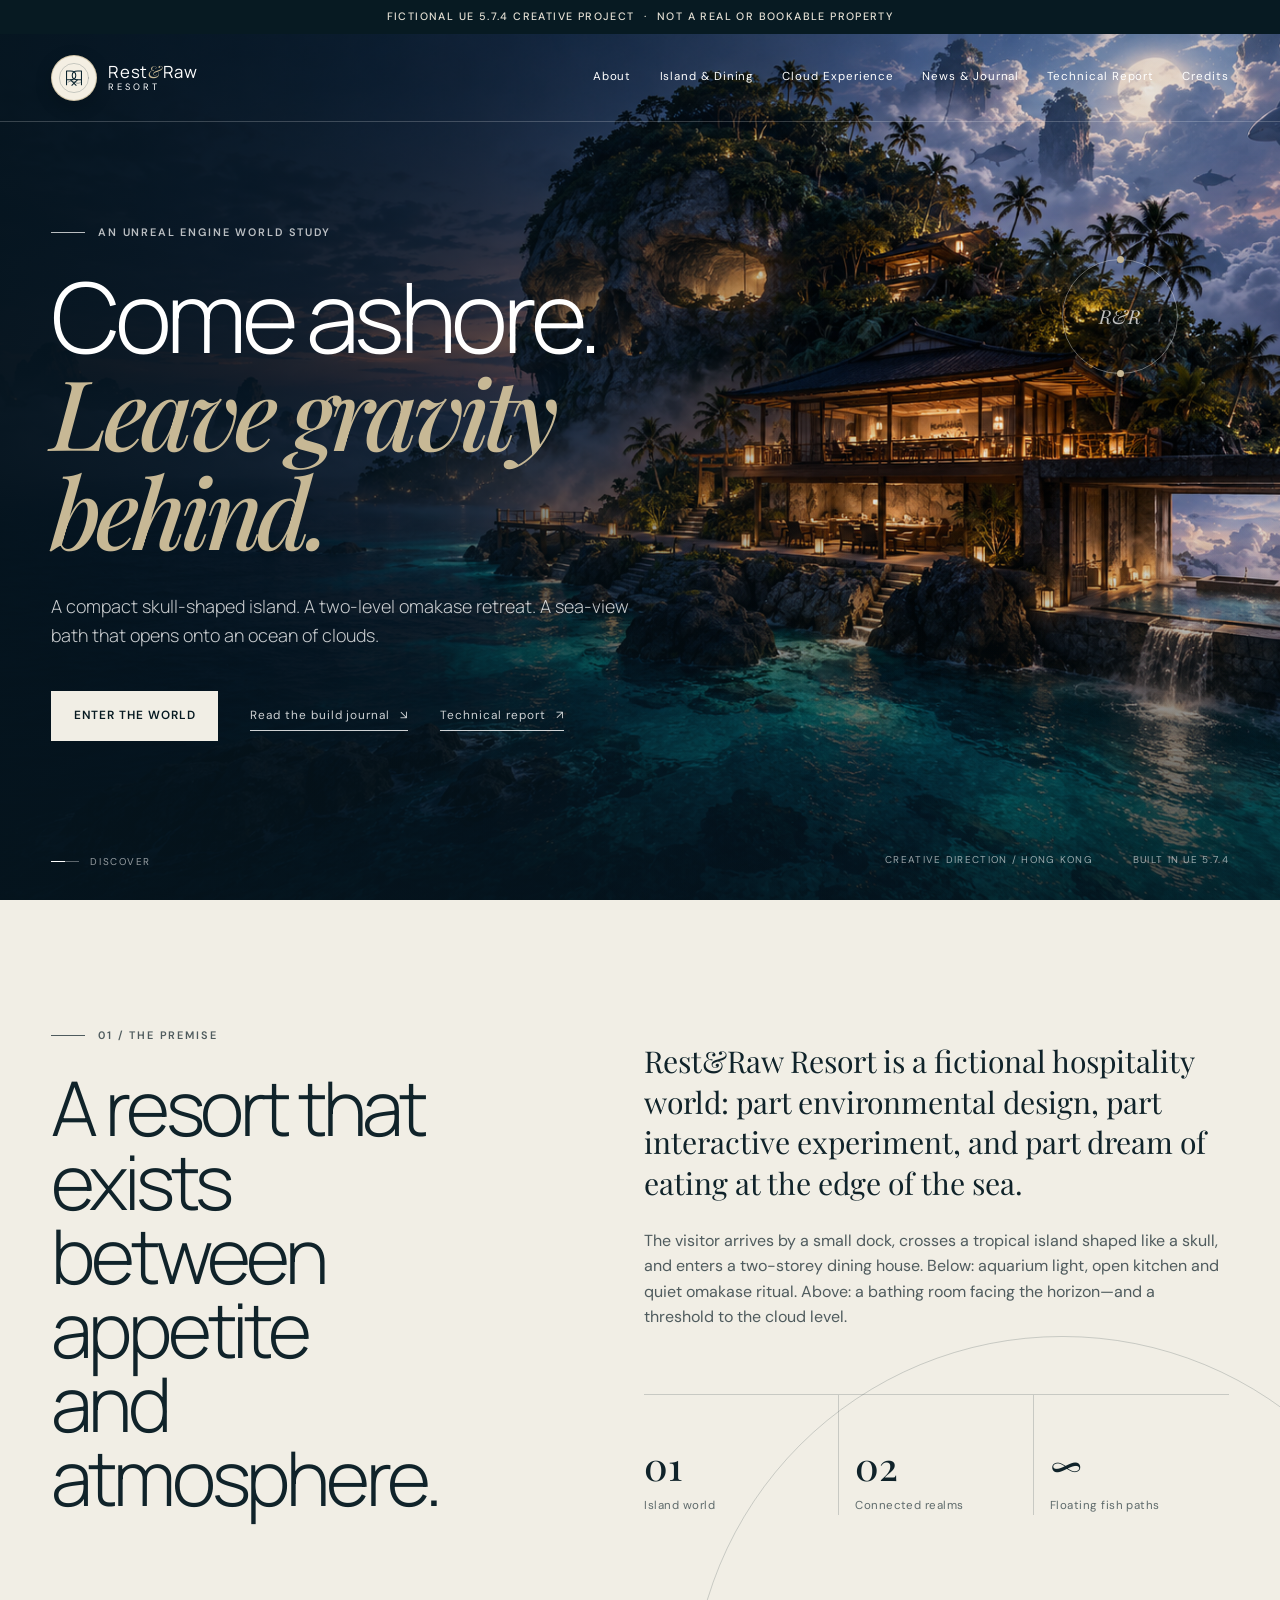
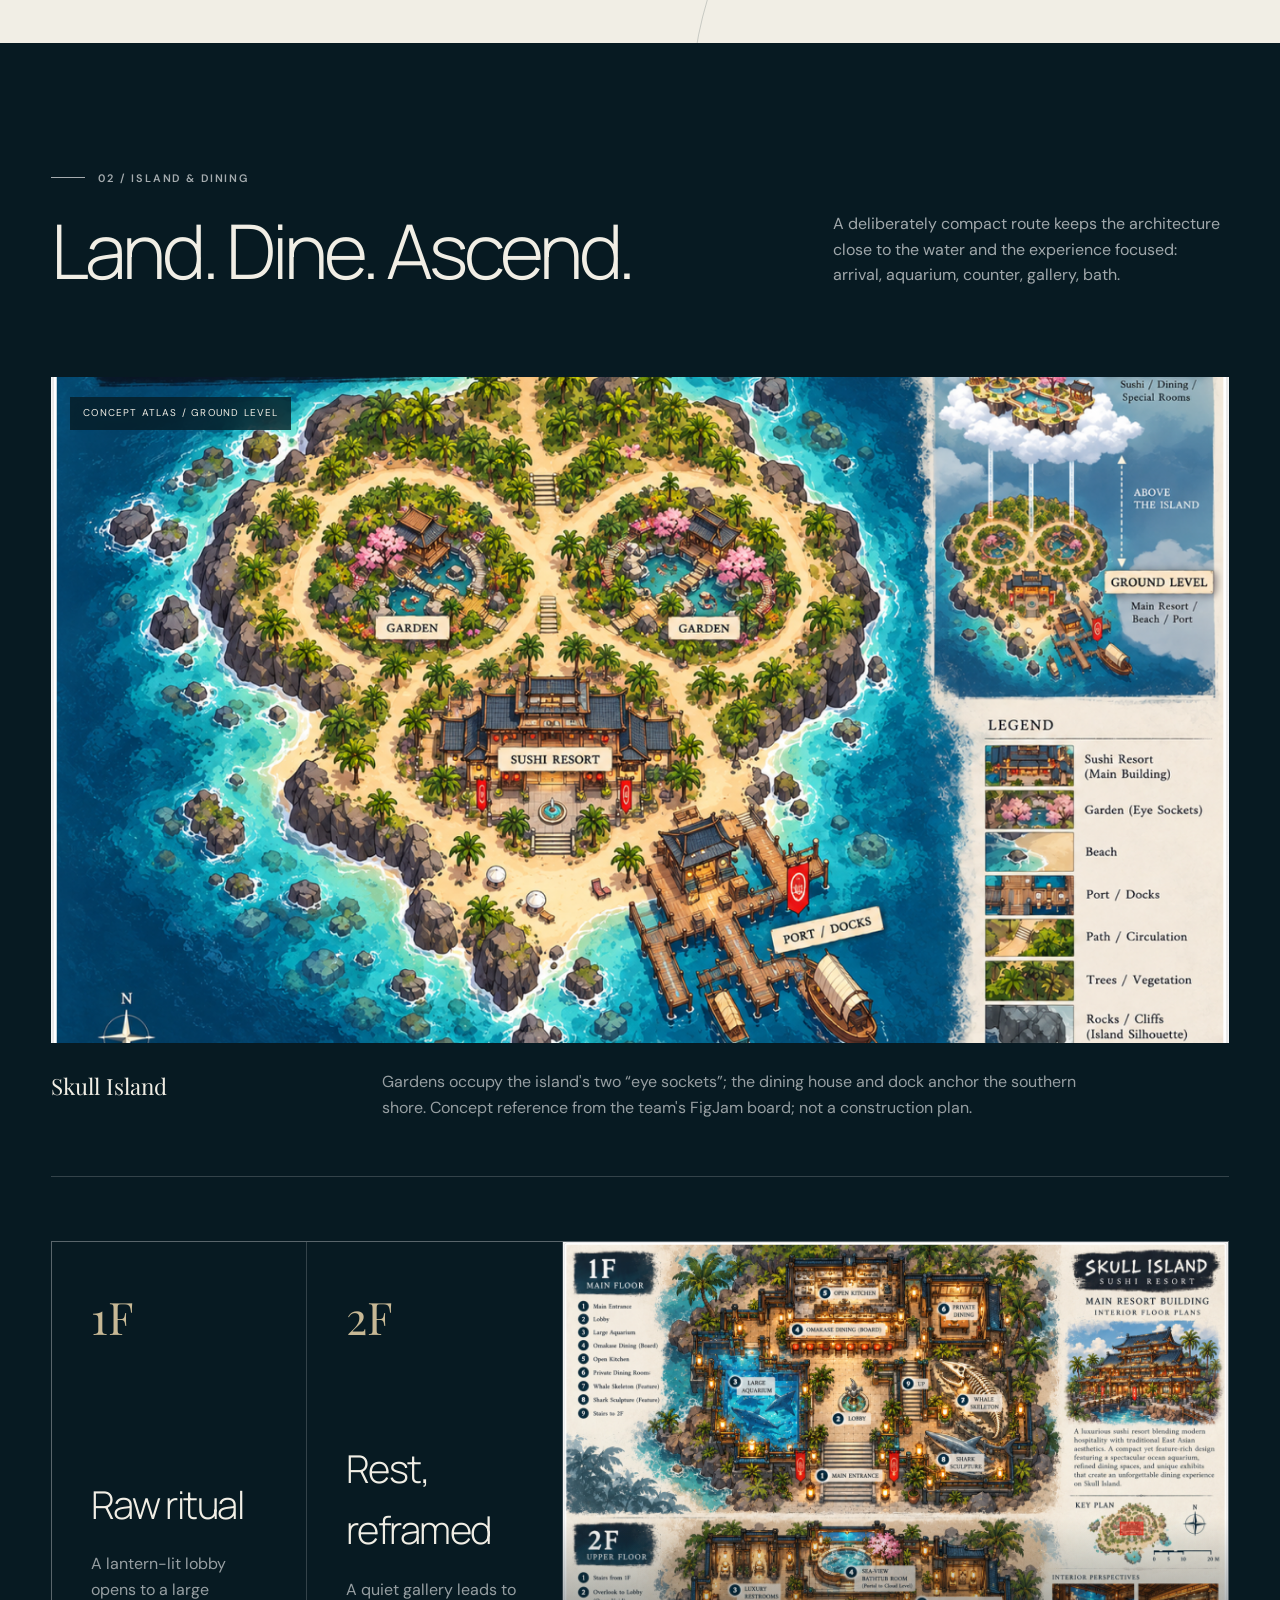
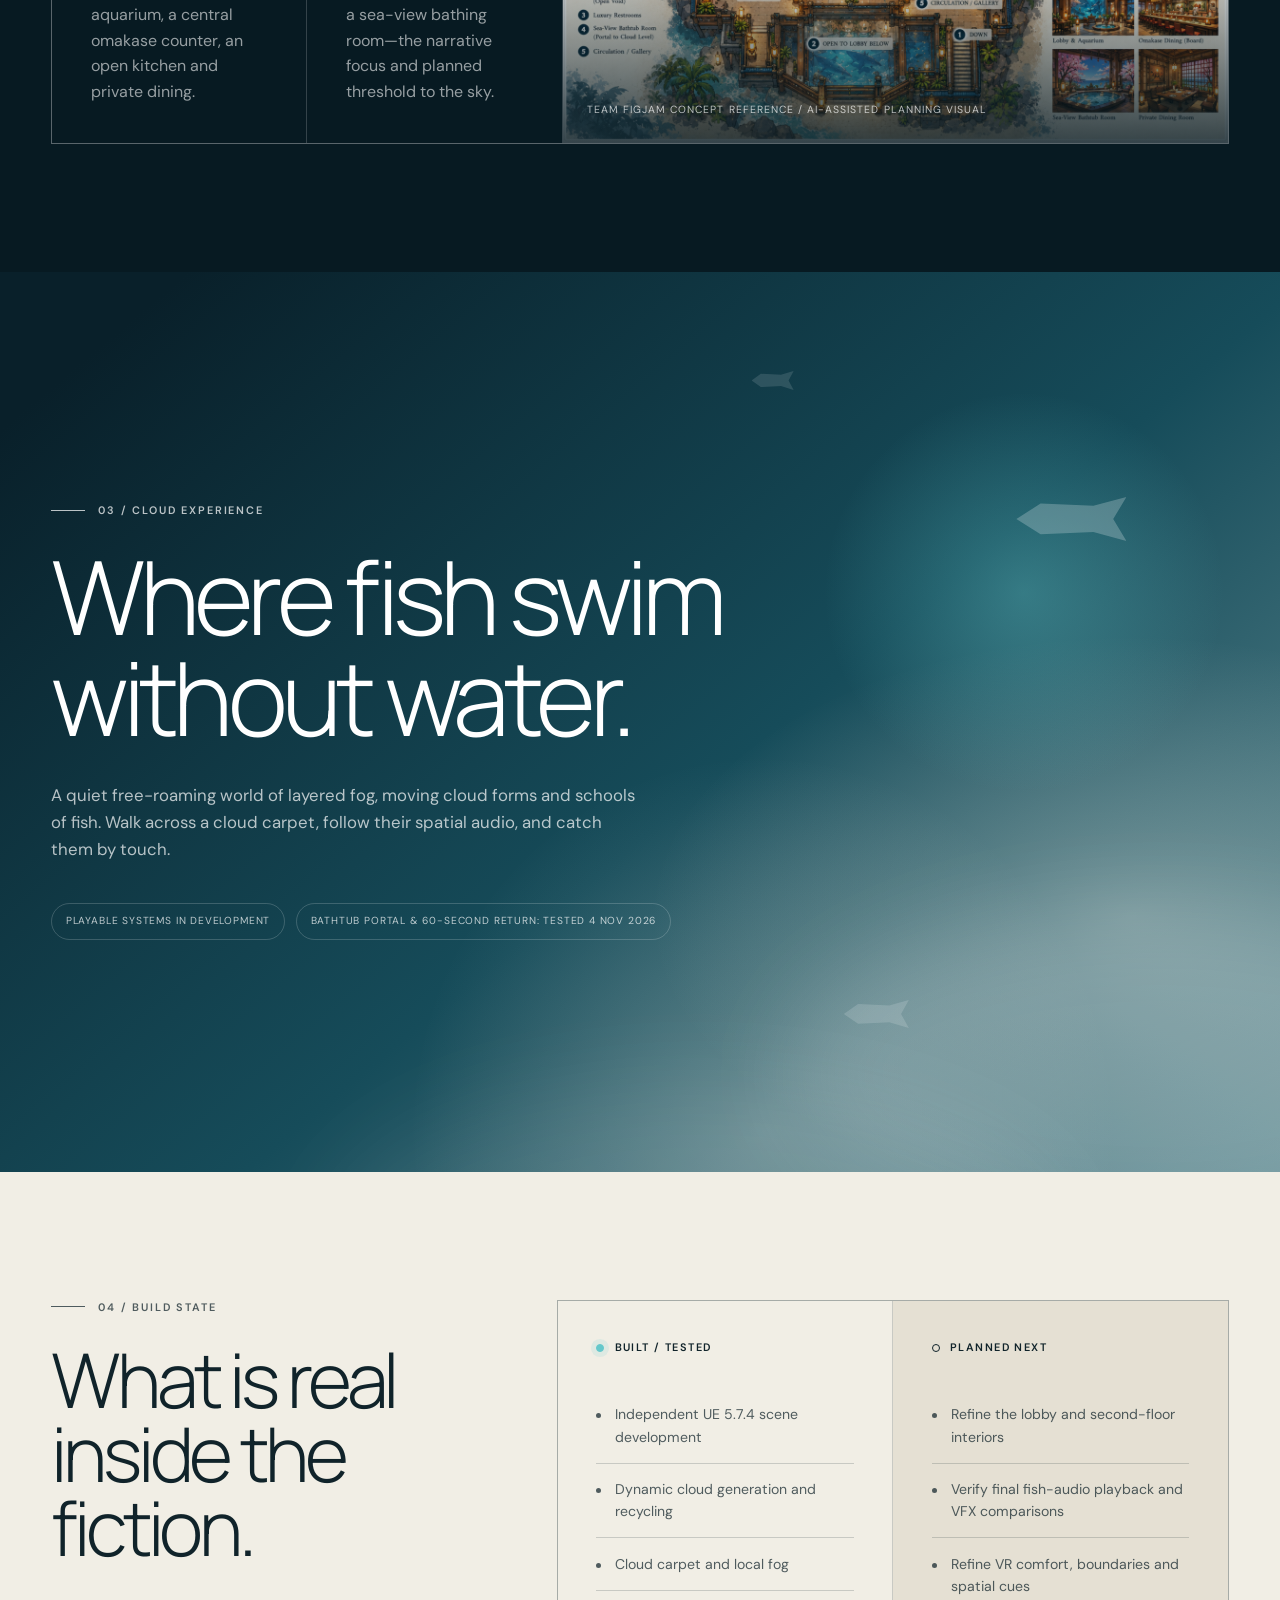
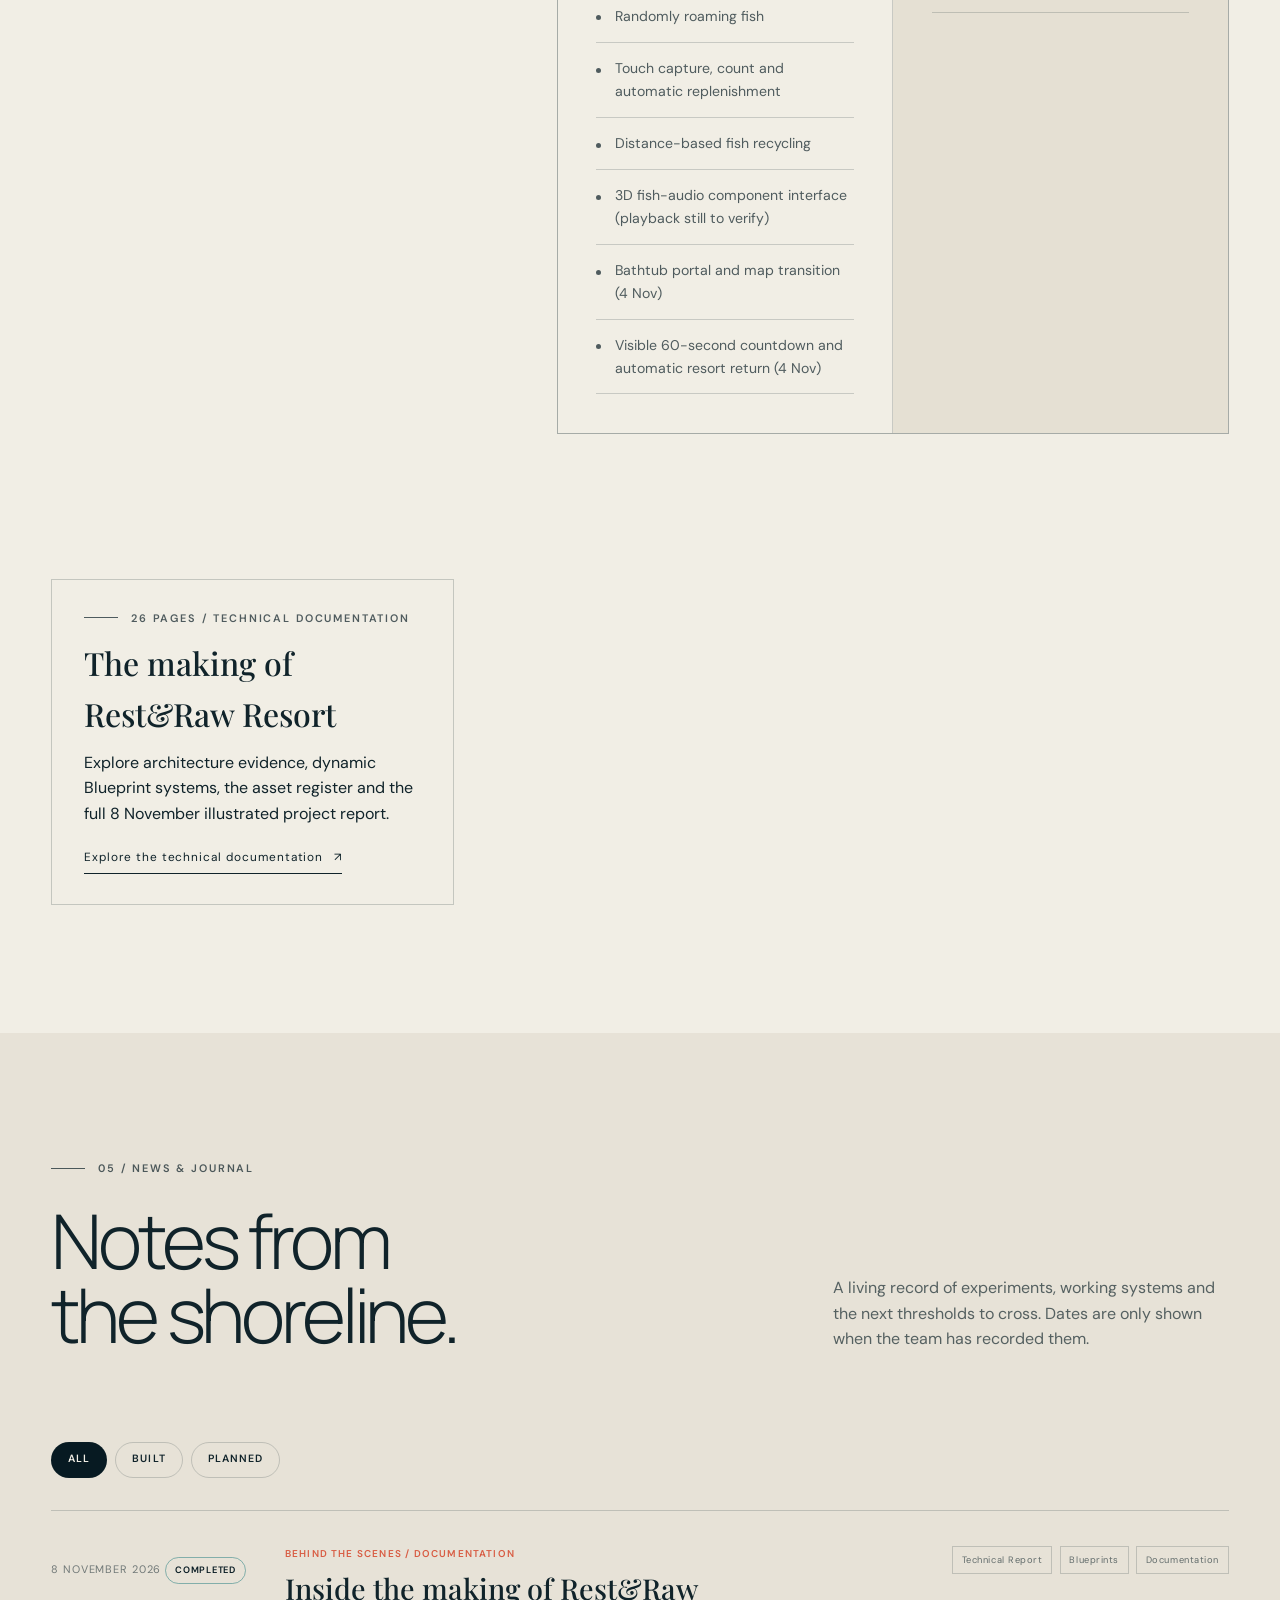
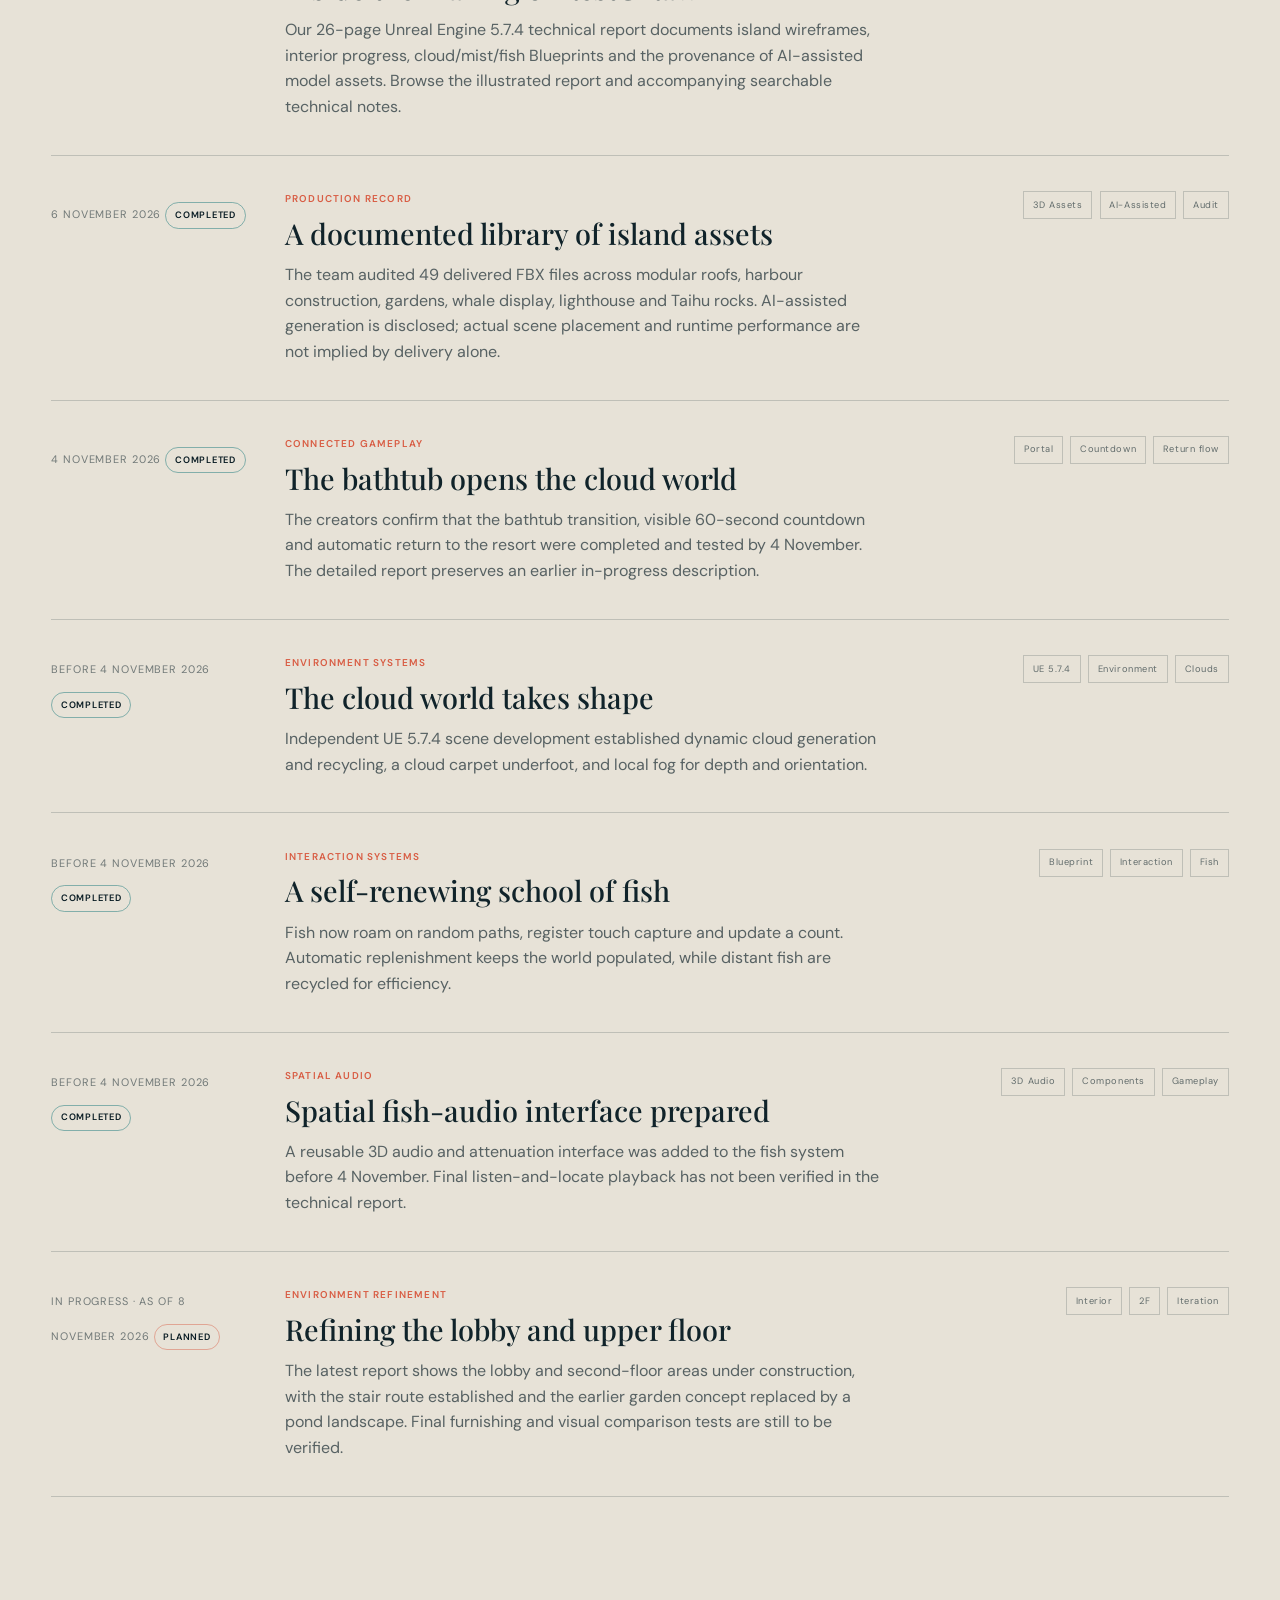
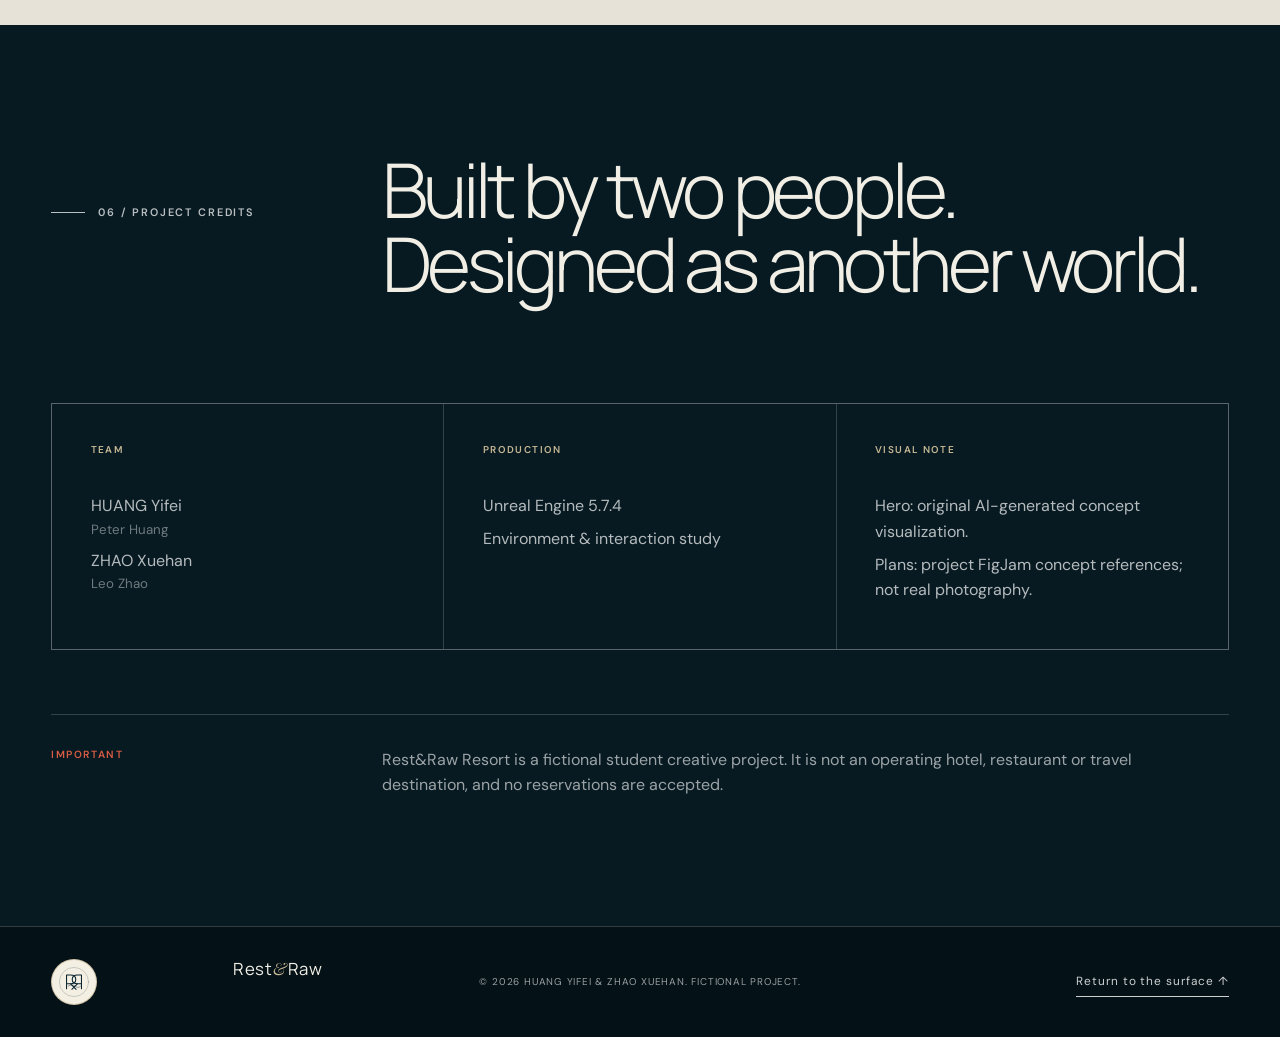
<file: index.html>
<!doctype html>
<html lang="en">
  <head>
    <meta charset="UTF-8" />
    <meta name="viewport" content="width=device-width, initial-scale=1" />
    <meta name="theme-color" content="#071a22" />
    <meta
      name="description"
      content="Rest&Raw Resort is a fictional high-end island world and Unreal Engine 5.7.4 creative project by HUANG Yifei and ZHAO Xuehan."
    />
    <meta property="og:title" content="Rest&Raw Resort — A fictional island world" />
    <meta
      property="og:description"
      content="A two-level omakase retreat, a sea-view bath, and a cloud ocean alive with drifting fish."
    />
    <meta property="og:image" content="assets/hero-resort.png" />
    <title>Rest&amp;Raw Resort — A fictional island world</title>
    <link rel="icon" href="assets/favicon.svg" type="image/svg+xml" />
    <link rel="preload" href="assets/hero-resort.png" as="image" />
    <link rel="stylesheet" href="styles.css" />
    <script defer src="script.js"></script>
  </head>
  <body>
    <a class="skip-link" href="#main">Skip to content</a>

    <div class="project-notice" role="note">
      <span>Fictional UE 5.7.4 creative project</span>
      <span aria-hidden="true">·</span>
      <span>Not a real or bookable property</span>
    </div>

    <header class="site-header" data-header>
      <a class="brand" href="#home" aria-label="Rest and Raw Resort home">
        <img src="assets/rr-mark.svg" alt="" width="44" height="44" />
        <span class="brand-wordmark">Rest<span>&amp;</span>Raw</span>
        <span class="brand-descriptor">Resort</span>
      </a>

      <button class="menu-toggle" type="button" aria-expanded="false" aria-controls="primary-nav">
        <span class="sr-only">Toggle navigation</span>
        <span></span><span></span>
      </button>

      <nav id="primary-nav" class="primary-nav" aria-label="Primary navigation">
        <a href="#story">About</a>
        <a href="#island">Island &amp; Dining</a>
        <a href="#cloud">Cloud Experience</a>
        <a href="#journal">News &amp; Journal</a>
        <a href="documentation.html">Technical Report</a>
        <a href="#credits">Credits</a>
      </nav>
    </header>

    <main id="main">
      <section id="home" class="hero" aria-labelledby="hero-title">
        <img
          class="hero-image"
          src="assets/hero-resort.png"
          alt="AI concept visualization of a lantern-lit island retreat beside turquoise water and a cloud-filled sky"
        />
        <div class="hero-shade"></div>
        <div class="hero-orbit" aria-hidden="true"><span>R&amp;R</span></div>
        <div class="hero-content reveal">
          <p class="eyebrow light">An Unreal Engine world study</p>
          <h1 id="hero-title">Come ashore.<br /><em>Leave gravity behind.</em></h1>
          <p class="hero-copy">
            A compact skull-shaped island. A two-level omakase retreat. A sea-view bath that opens
            onto an ocean of clouds.
          </p>
          <div class="hero-actions">
            <a class="button button-primary" href="#story">Enter the world</a>
            <a class="text-link light" href="#journal">Read the build journal <span>↘</span></a>
            <a class="text-link light" href="documentation.html">Technical report <span>↗</span></a>
          </div>
        </div>
        <div class="hero-meta">
          <span>Creative direction / Hong Kong</span>
          <span>Built in UE 5.7.4</span>
        </div>
        <div class="scroll-cue" aria-hidden="true"><span></span>Discover</div>
      </section>

      <section id="story" class="section story-section">
        <div class="section-grid">
          <div class="section-intro reveal">
            <p class="eyebrow">01 / The premise</p>
            <h2>A resort that exists<br />between appetite<br />and atmosphere.</h2>
          </div>
          <div class="story-copy reveal">
            <p class="lead">
              Rest&amp;Raw Resort is a fictional hospitality world: part environmental design, part
              interactive experiment, and part dream of eating at the edge of the sea.
            </p>
            <p>
              The visitor arrives by a small dock, crosses a tropical island shaped like a skull,
              and enters a two-storey dining house. Below: aquarium light, open kitchen and quiet
              omakase ritual. Above: a bathing room facing the horizon—and a threshold to the cloud
              level.
            </p>
            <div class="fact-row" aria-label="Project facts">
              <div><strong>01</strong><span>Island world</span></div>
              <div><strong>02</strong><span>Connected realms</span></div>
              <div><strong>∞</strong><span>Floating fish paths</span></div>
            </div>
          </div>
        </div>
      </section>

      <section id="island" class="section experience-section">
        <div class="experience-head reveal">
          <div>
            <p class="eyebrow">02 / Island &amp; dining</p>
            <h2>Land. Dine. Ascend.</h2>
          </div>
          <p>
            A deliberately compact route keeps the architecture close to the water and the experience
            focused: arrival, aquarium, counter, gallery, bath.
          </p>
        </div>

        <figure class="atlas-card reveal">
          <div class="atlas-image-wrap">
            <img
              src="assets/concept-island.png"
              alt="Concept plan showing the tropical island, resort building, gardens, dock and the relationship between ground and cloud levels"
              loading="lazy"
            />
            <span class="image-label">Concept atlas / ground level</span>
          </div>
          <figcaption>
            <span>Skull Island</span>
            <p>
              Gardens occupy the island's two “eye sockets”; the dining house and dock anchor the
              southern shore. Concept reference from the team's FigJam board; not a construction plan.
            </p>
          </figcaption>
        </figure>

        <div class="feature-grid">
          <article class="feature-card reveal">
            <span class="feature-number">1F</span>
            <h3>Raw ritual</h3>
            <p>
              A lantern-lit lobby opens to a large aquarium, a central omakase counter, an open
              kitchen and private dining.
            </p>
          </article>
          <article class="feature-card reveal">
            <span class="feature-number">2F</span>
            <h3>Rest, reframed</h3>
            <p>
              A quiet gallery leads to a sea-view bathing room—the narrative focus and planned
              threshold to the sky.
            </p>
          </article>
          <figure class="plan-card reveal">
            <img
              src="assets/concept-dining.png"
              alt="Concept floor plans for the two-level dining house with aquarium, omakase counter and sea-view bath"
              loading="lazy"
            />
            <figcaption>Team FigJam concept reference / AI-assisted planning visual</figcaption>
          </figure>
        </div>
      </section>

      <section id="cloud" class="cloud-section" aria-labelledby="cloud-title">
        <div class="cloud-backdrop" aria-hidden="true"></div>
        <div class="cloud-content reveal">
          <p class="eyebrow light">03 / Cloud experience</p>
          <h2 id="cloud-title">Where fish swim<br />without water.</h2>
          <p>
            A quiet free-roaming world of layered fog, moving cloud forms and schools of fish. Walk
            across a cloud carpet, follow their spatial audio, and catch them by touch.
          </p>
          <div class="cloud-status">
            <span>Playable systems in development</span>
            <span>Bathtub portal &amp; 60-second return: tested 4 Nov 2026</span>
          </div>
        </div>
        <div class="fish fish-one" aria-hidden="true"></div>
        <div class="fish fish-two" aria-hidden="true"></div>
        <div class="fish fish-three" aria-hidden="true"></div>
      </section>

      <section class="section build-section" aria-labelledby="build-title">
        <div class="build-heading reveal">
          <p class="eyebrow">04 / Build state</p>
          <h2 id="build-title">What is real<br />inside the fiction.</h2>
        </div>
        <div class="status-columns">
          <div class="status-panel reveal">
            <div class="status-title"><span class="status-dot live"></span>Built / tested</div>
            <ul>
              <li>Independent UE 5.7.4 scene development</li>
              <li>Dynamic cloud generation and recycling</li>
              <li>Cloud carpet and local fog</li>
              <li>Randomly roaming fish</li>
              <li>Touch capture, count and automatic replenishment</li>
              <li>Distance-based fish recycling</li>
              <li>3D fish-audio component interface (playback still to verify)</li>
              <li>Bathtub portal and map transition (4 Nov)</li>
              <li>Visible 60-second countdown and automatic resort return (4 Nov)</li>
            </ul>
          </div>
          <div class="status-panel planned reveal">
            <div class="status-title"><span class="status-dot"></span>Planned next</div>
            <ul>
              <li>Refine the lobby and second-floor interiors</li>
              <li>Verify final fish-audio playback and VFX comparisons</li>
              <li>Refine VR comfort, boundaries and spatial cues</li>
            </ul>
          </div>
        </div>
        <div class="documentation-promo reveal" style="margin-top:2.7rem;padding:1.9rem 2rem;border:1px solid rgba(16,35,42,.2)">
          <p class="eyebrow" style="margin-bottom:.75rem">26 pages / Technical documentation</p>
          <h3 style="font-family:var(--serif);font-size:clamp(1.5rem,2.5vw,2.25rem);font-weight:500;margin:0 0 .65rem">The making of Rest&amp;Raw Resort</h3>
          <p style="max-width:800px;margin:.5rem 0 1rem">Explore architecture evidence, dynamic Blueprint systems, the asset register and the full 8 November illustrated project report.</p>
          <a class="text-link" href="documentation.html">Explore the technical documentation <span>↗</span></a>
        </div>
      </section>

      <section id="journal" class="section journal-section" aria-labelledby="journal-title">
        <div class="journal-heading reveal">
          <div>
            <p class="eyebrow">05 / News &amp; journal</p>
            <h2 id="journal-title">Notes from<br />the shoreline.</h2>
          </div>
          <p>
            A living record of experiments, working systems and the next thresholds to cross. Dates
            are only shown when the team has recorded them.
          </p>
        </div>

        <div class="journal-filters reveal" role="group" aria-label="Filter journal entries">
          <button class="filter-button is-active" type="button" data-filter="all">All</button>
          <button class="filter-button" type="button" data-filter="completed">Built</button>
          <button class="filter-button" type="button" data-filter="planned">Planned</button>
        </div>
        <div id="journal-list" class="journal-list" aria-live="polite">
          <p class="journal-loading">Loading project journal…</p>
        </div>
      </section>

      <section id="credits" class="section credits-section">
        <div class="credits-main reveal">
          <p class="eyebrow light">06 / Project credits</p>
          <h2>Built by two people.<br />Designed as another world.</h2>
        </div>
        <div class="credits-grid reveal">
          <div>
            <span>Team</span>
            <p>HUANG Yifei <small>Peter Huang</small></p>
            <p>ZHAO Xuehan <small>Leo Zhao</small></p>
          </div>
          <div>
            <span>Production</span>
            <p>Unreal Engine 5.7.4</p>
            <p>Environment &amp; interaction study</p>
          </div>
          <div>
            <span>Visual note</span>
            <p>Hero: original AI-generated concept visualization.</p>
            <p>Plans: project FigJam concept references; not real photography.</p>
          </div>
        </div>
        <div class="fiction-statement reveal">
          <span>Important</span>
          <p>
            Rest&amp;Raw Resort is a fictional student creative project. It is not an operating hotel,
            restaurant or travel destination, and no reservations are accepted.
          </p>
        </div>
      </section>
    </main>

    <footer class="site-footer">
      <a class="brand footer-brand" href="#home" aria-label="Back to top">
        <img src="assets/rr-mark.svg" alt="" width="52" height="52" />
        <span class="brand-wordmark">Rest<span>&amp;</span>Raw</span>
      </a>
      <p>© <span data-year></span> HUANG Yifei &amp; ZHAO Xuehan. Fictional project.</p>
      <a class="text-link light" href="#home">Return to the surface ↑</a>
    </footer>
  </body>
</html>
</file>
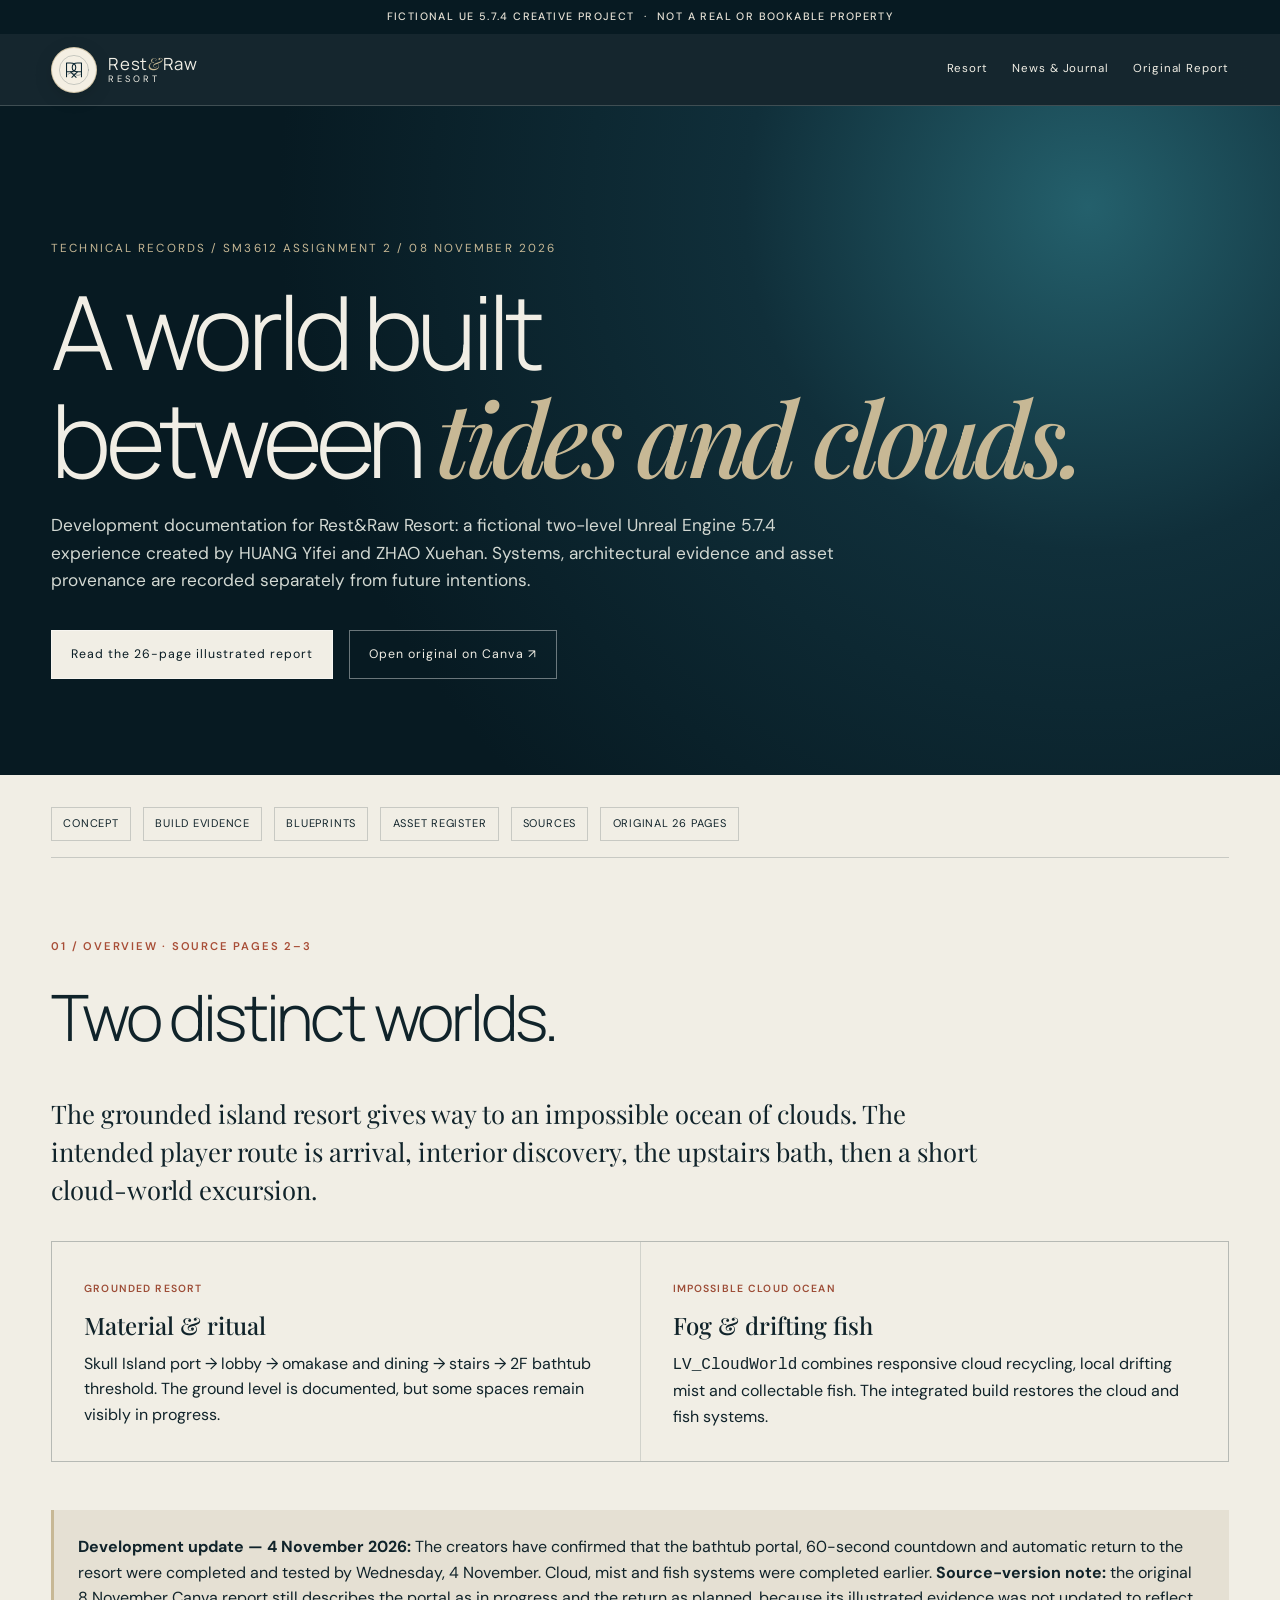
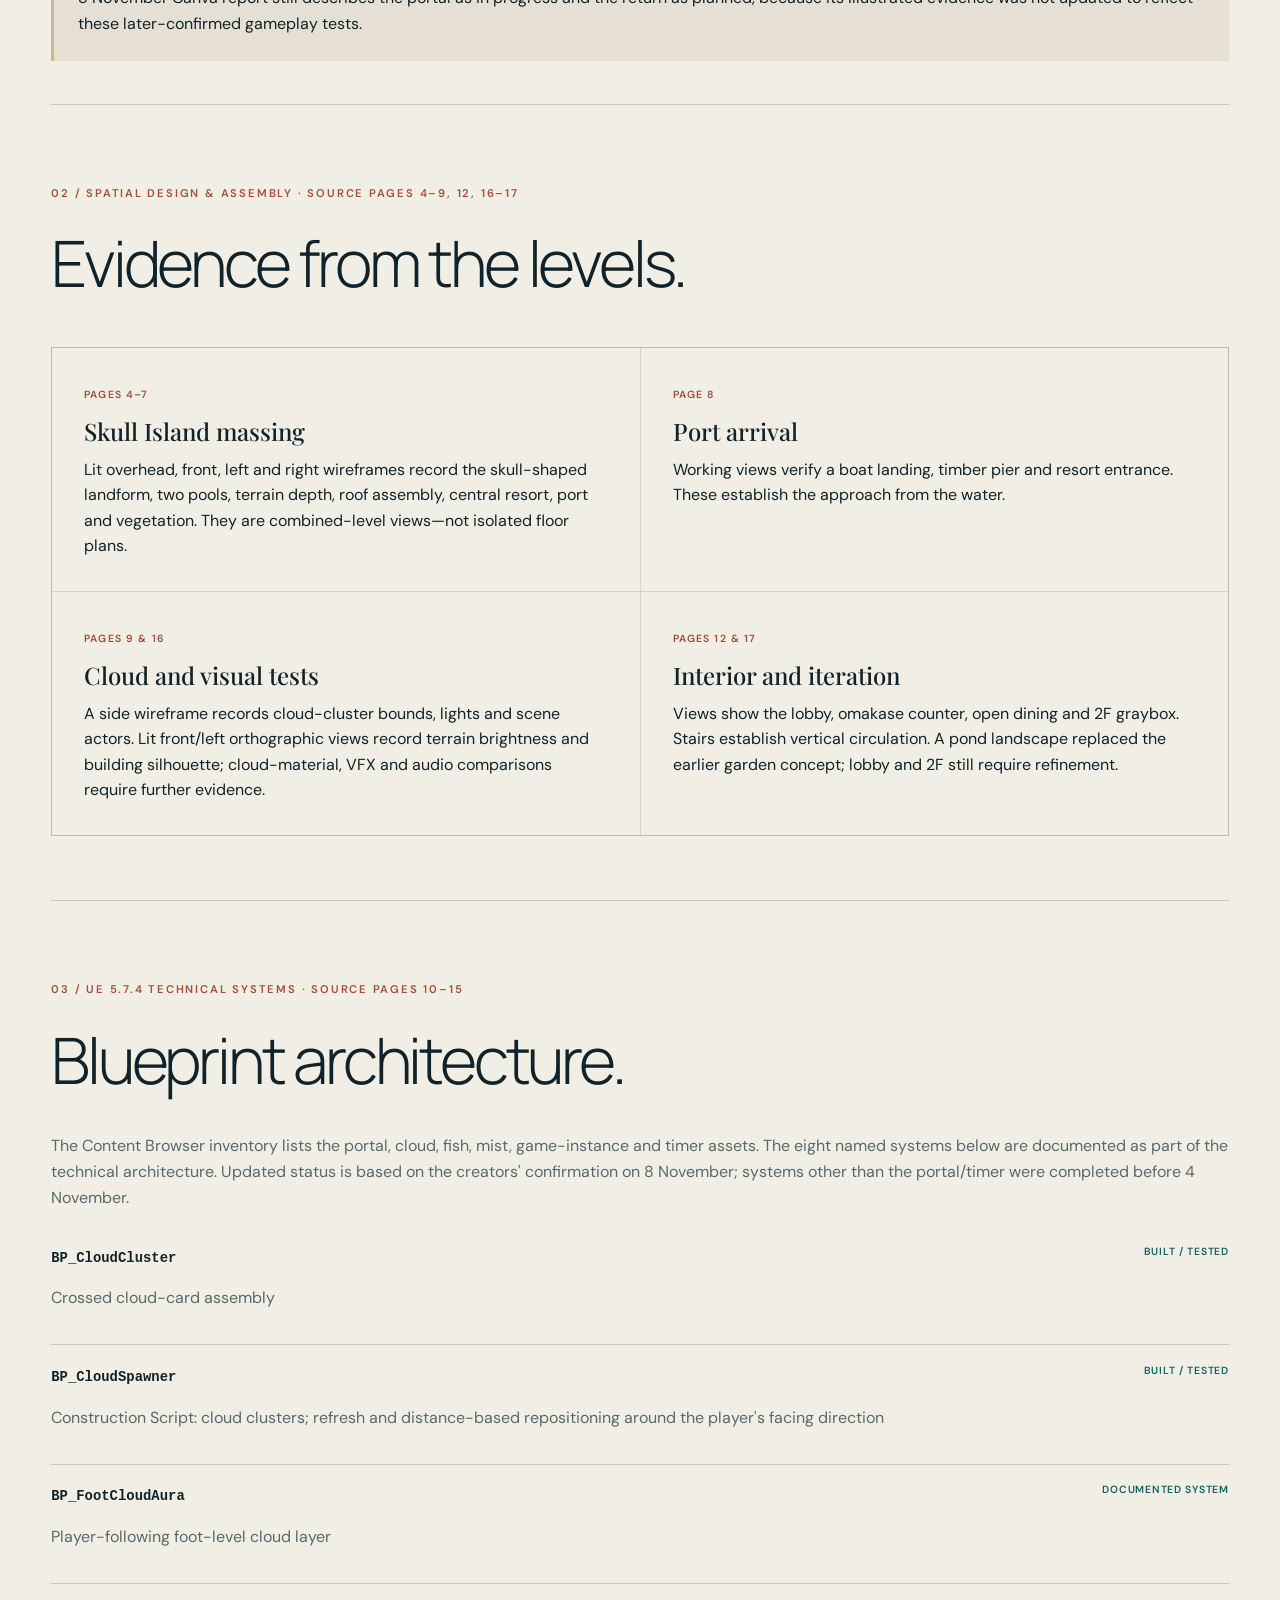
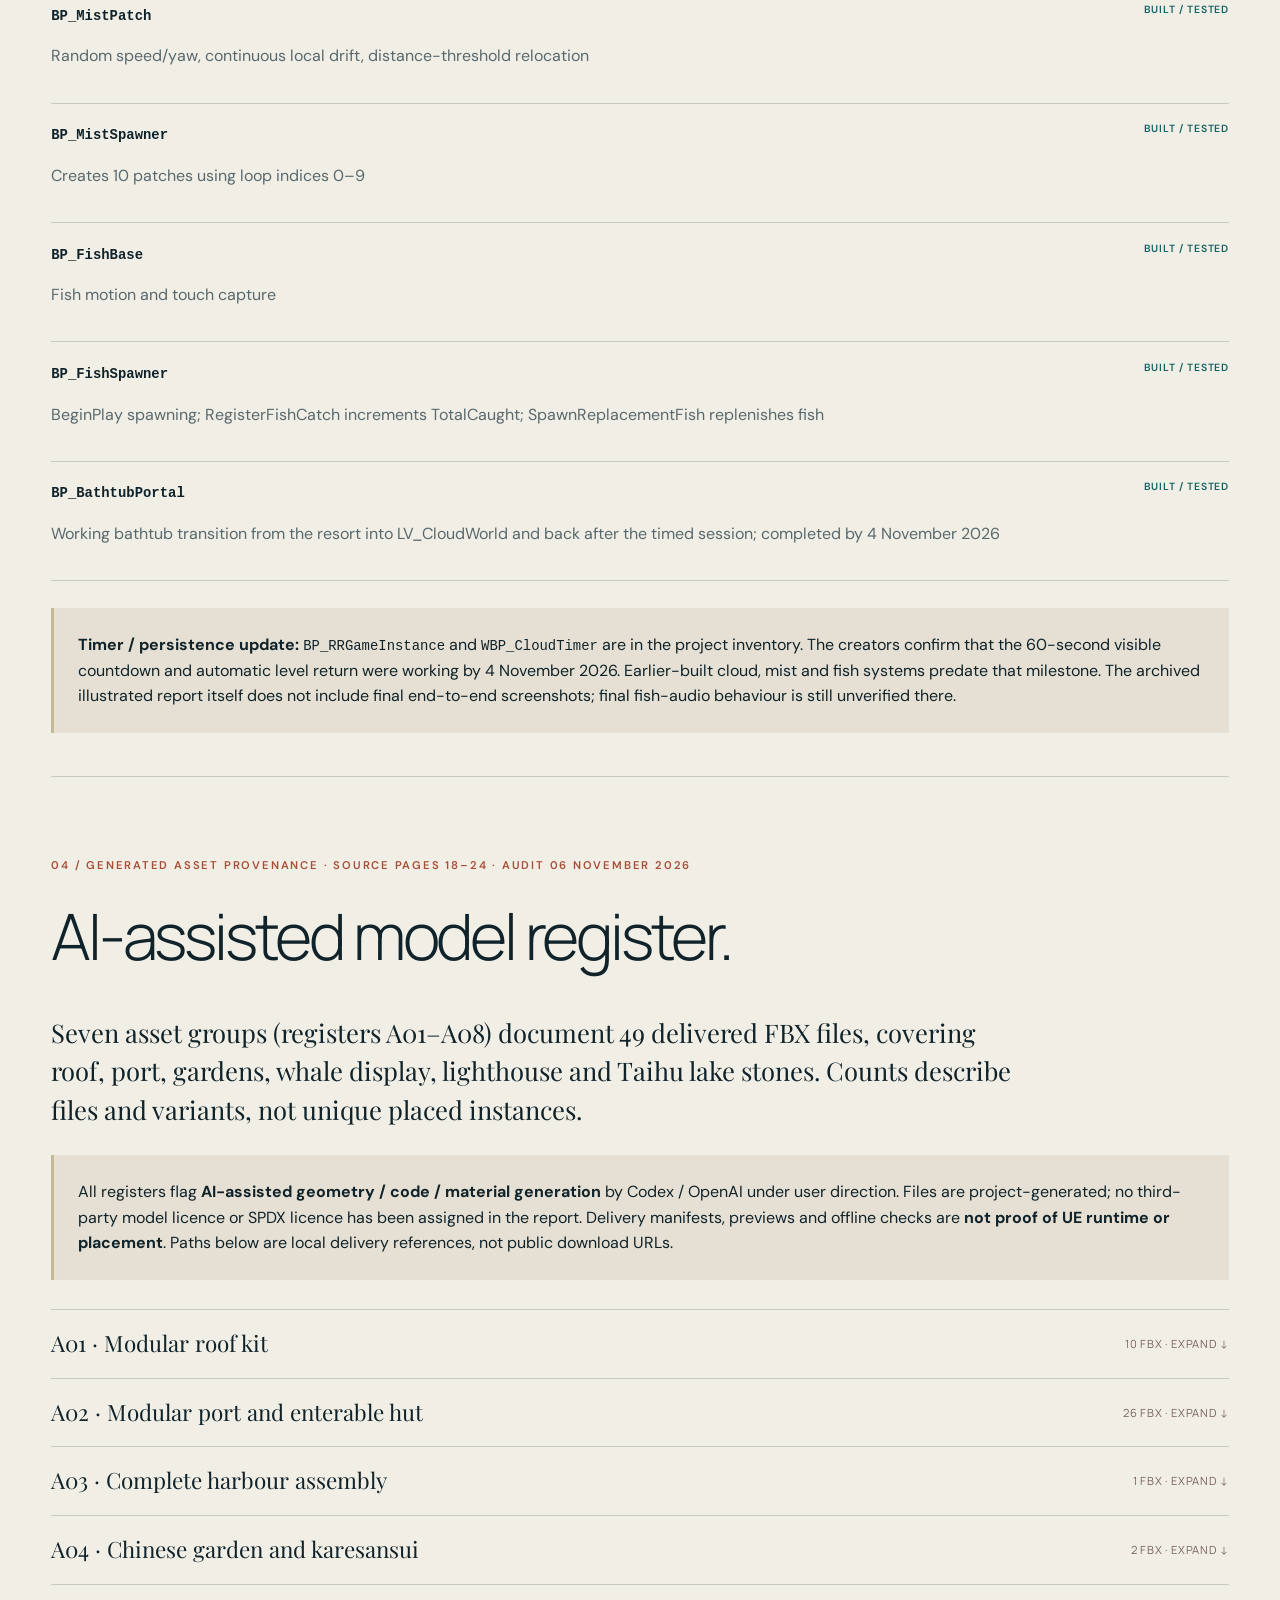
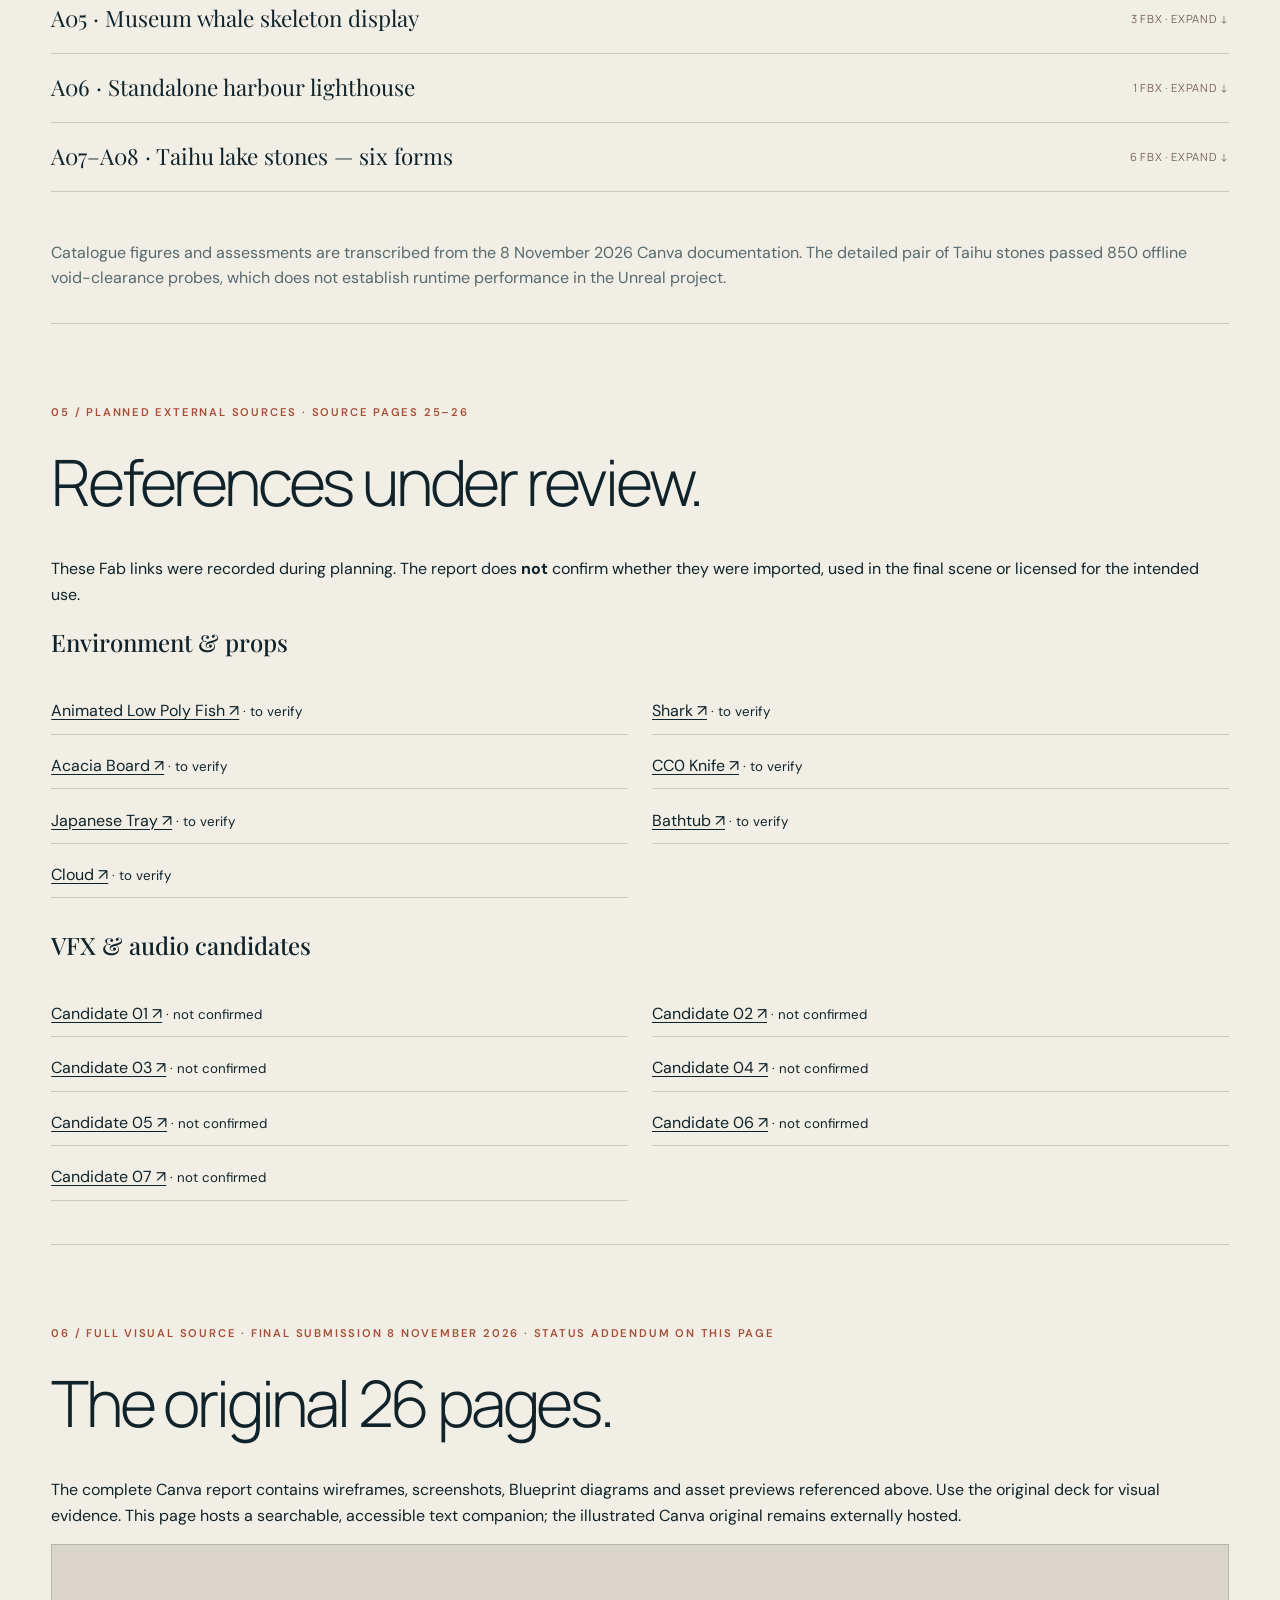
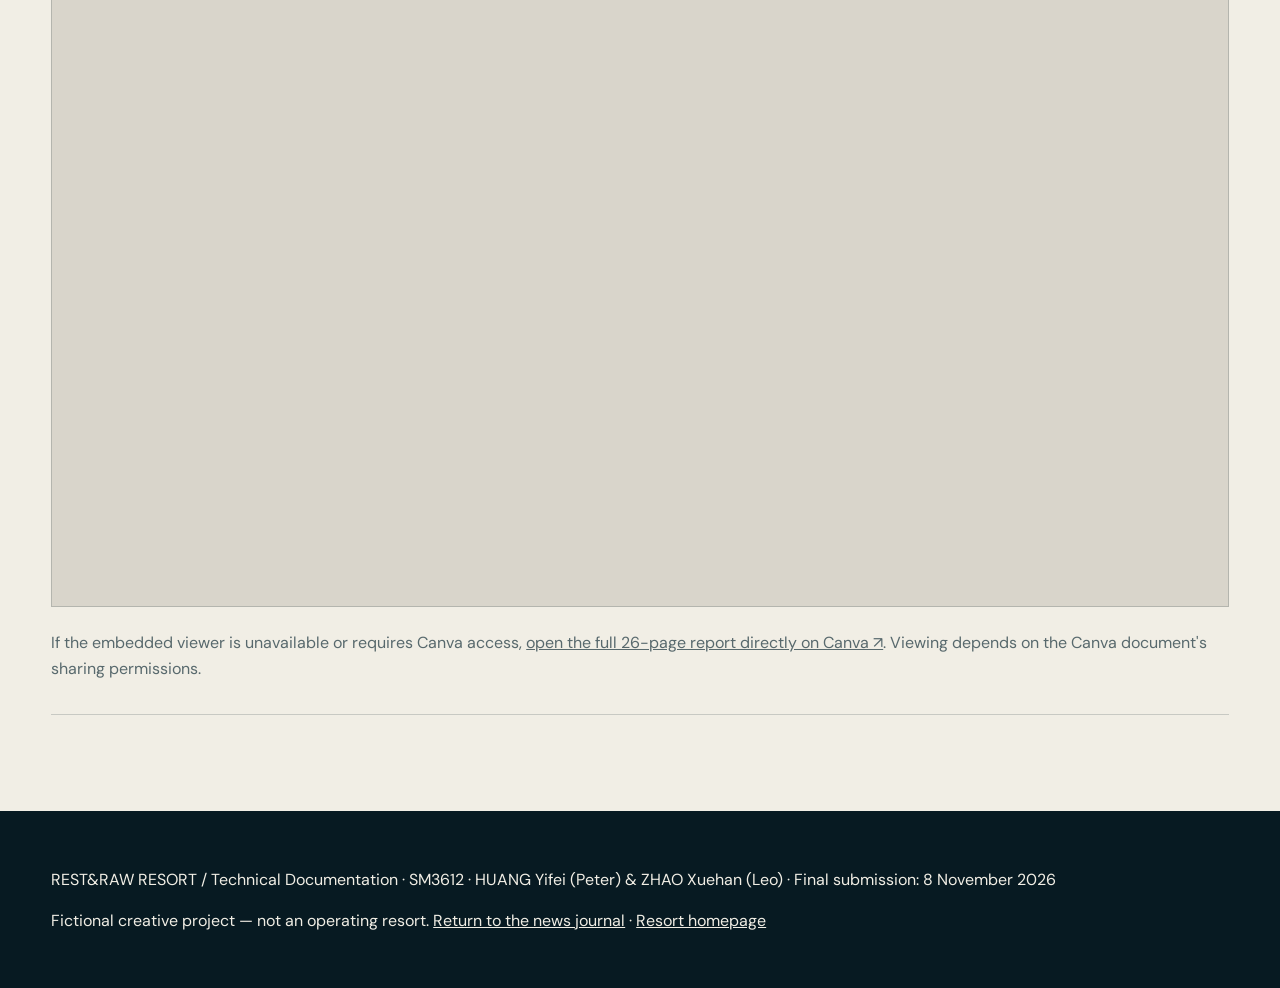
<file: documentation.html>
<!doctype html>
<html lang="en">
<head>
  <meta charset="UTF-8"><meta name="viewport" content="width=device-width, initial-scale=1">
  <meta name="theme-color" content="#071a22">
  <meta name="description" content="Rest&Raw Resort: 26-page 2026 Unreal Engine 5.7.4 documentation, technical systems, build evidence and AI-assisted asset register.">
  <meta property="og:title" content="Technical documentation — Rest&Raw Resort">
  <title>Technical Documentation | Rest&amp;Raw Resort</title>
  <link rel="icon" href="assets/favicon.svg" type="image/svg+xml">
  <link rel="stylesheet" href="styles.css">
  <style>
    .doc-hero{background:radial-gradient(circle at 85% 15%,#24606c 0%,#102f3a 28%,#071a22 66%);color:var(--paper);padding:8rem var(--page-pad) 6rem}
    .doc-kicker{color:var(--sand);font-size:.73rem;text-transform:uppercase;letter-spacing:.18em}
    .doc-hero h1{font-family:var(--display);font-weight:300;letter-spacing:-.055em;font-size:clamp(3.5rem,8vw,8.5rem);line-height:1.01;max-width:1050px;margin:1.3rem 0}
    .doc-hero h1 em{font-family:var(--serif);color:var(--sand);font-weight:500}
    .doc-hero p{max-width:790px;color:#d2d8d2;font-size:1.08rem}
    .doc-cta{display:flex;flex-wrap:wrap;gap:1rem;margin-top:2.2rem}
    .doc-cta a{display:inline-block;padding:.85rem 1.2rem;border:1px solid rgba(255,255,255,.4);font-size:.77rem;letter-spacing:.08em}
    .doc-cta a:first-child{color:#071a22;background:#f1eee5}
    .doc-main{background:var(--paper);color:var(--ink);padding-bottom:6rem}
    .doc-content{width:min(1250px,calc(100% - 2 * var(--page-pad)));margin:0 auto}
    .doc-toc{display:flex;flex-wrap:wrap;gap:.75rem;padding:2rem 0 1rem;border-bottom:1px solid var(--line)}
    .doc-toc a{font-size:.69rem;text-transform:uppercase;letter-spacing:.07em;padding:.45rem .7rem;border:1px solid var(--line)}
    .doc-section{padding:5rem 0 1rem;border-bottom:1px solid var(--line)}
    .doc-label{display:block;color:#a84e37;font-size:.7rem;text-transform:uppercase;letter-spacing:.16em;font-weight:600}
    .doc-section h2{font-family:var(--display);font-weight:300;font-size:clamp(2.4rem,5vw,5.2rem);letter-spacing:-.05em;margin:.6rem 0 1.4rem}
    .doc-section h3{font-family:var(--serif);font-size:1.5rem;font-weight:500;margin:0 0 .75rem}
    .doc-lead{font-family:var(--serif);font-size:clamp(1.3rem,2vw,1.9rem);line-height:1.5;max-width:960px}
    .doc-muted,.doc-footnote{color:#58696d}
    .doc-grid{display:grid;grid-template-columns:repeat(2,minmax(0,1fr));gap:1px;background:rgba(16,35,42,.14);border:1px solid rgba(16,35,42,.14);margin:2rem 0 3rem}
    .doc-card{background:var(--paper);padding:2rem}
    .doc-card h3{margin:.4rem 0}
    .doc-card p{margin:.4rem 0 0}
    .doc-tag{font-size:.65rem;letter-spacing:.11em;font-weight:600;text-transform:uppercase;color:#9d4d37}
    .doc-system{display:flex;gap:1rem;justify-content:space-between;border-bottom:1px solid var(--line);padding:1.1rem 0}
    .doc-system code,.doc-file-table code,.doc-note code{font-family:ui-monospace,monospace;font-size:.87em;overflow-wrap:anywhere}
    .doc-status{white-space:nowrap;color:#126365;text-transform:uppercase;font-size:.65rem;font-weight:600;letter-spacing:.07em}
    .doc-status.pending{color:#a84e37}
    .doc-note{padding:1.5rem;background:var(--paper-soft);border-left:3px solid var(--sand);margin:1.7rem 0}
    .doc-register{margin:1.8rem 0 3rem}
    details.doc-asset{border-top:1px solid var(--line);padding:1rem 0}
    details.doc-asset:last-child{border-bottom:1px solid var(--line)}
    .doc-asset summary{cursor:pointer;display:flex;gap:1rem;align-items:center;justify-content:space-between;font-family:var(--serif);font-size:1.4rem}
    .doc-asset summary span{font-family:var(--display);font-size:.7rem;letter-spacing:.06em;text-transform:uppercase;color:#7a6460}
    .doc-asset-body{padding:1.3rem 0 1rem}
    .doc-file-table{width:100%;border-collapse:collapse;margin:1rem 0}
    .doc-file-table th,.doc-file-table td{padding:.6rem;border-bottom:1px solid var(--line);text-align:left}
    .doc-file-table td:last-child,.doc-file-table th:last-child{text-align:right;white-space:nowrap}
    .doc-file-table th{font-size:.67rem;color:#607279;letter-spacing:.1em;text-transform:uppercase}
    .doc-links{display:grid;grid-template-columns:repeat(2,minmax(0,1fr));gap:.55rem 1.5rem;padding:0;margin:1.7rem 0;list-style:none}
    .doc-links li{border-bottom:1px solid var(--line);padding:.6rem 0}
    .doc-links a{text-decoration:underline;text-underline-offset:3px;overflow-wrap:anywhere}
    .doc-embed{aspect-ratio:16/9;width:100%;border:1px solid var(--line);background:#d9d5cb}
    .doc-nav{display:flex;flex-direction:row;align-items:center;justify-content:flex-end;gap:1.5rem}
    .doc-nav a{white-space:nowrap}
    @media(max-width:820px){.site-header .doc-nav{display:flex;flex-direction:row;align-items:center;justify-content:flex-end;gap:.7rem;width:auto;inset:auto}.site-header .doc-nav a{font-family:var(--display);font-size:.7rem;width:auto;padding:.3rem 0;border:0;letter-spacing:0}}
    @media(max-width:560px){.doc-nav a:not(:first-child){display:none}}
    .doc-end{background:var(--deep);color:var(--paper);padding:2.5rem var(--page-pad)}
    .doc-end a{text-decoration:underline}
    @media(max-width:820px){.doc-hero{padding:6rem var(--page-pad) 3rem}.doc-grid,.doc-links{grid-template-columns:1fr}.doc-asset summary{align-items:flex-start;flex-direction:column}.doc-file-table{font-size:.78rem}.doc-content{width:calc(100% - 2 * var(--page-pad))}}
  </style>
</head>
<body>
 <a class="skip-link" href="#doc-main">Skip to content</a>
 <div class="project-notice" role="note"><span>Fictional UE 5.7.4 creative project</span><span aria-hidden="true">·</span><span>Not a real or bookable property</span></div>
 <header class="site-header is-fixed" style="position:relative;top:0">
   <a class="brand" href="index.html#home" aria-label="Rest and Raw Resort home"><img src="assets/rr-mark.svg" alt="" width="44" height="44"><span class="brand-wordmark">Rest<span>&amp;</span>Raw</span><span class="brand-descriptor">Resort</span></a>
   <nav class="primary-nav doc-nav" aria-label="Site navigation" style="position:static;opacity:1;pointer-events:auto;transform:none;padding:0;background:transparent">
      <a href="index.html#story">Resort</a><a href="index.html#journal">News &amp; Journal</a><a href="#source">Original Report</a>
   </nav>
 </header>
 <section class="doc-hero">
   <span class="doc-kicker">Technical records / SM3612 Assignment 2 / 08 November 2026</span>
   <h1>A world built<br>between <em>tides and clouds.</em></h1>
   <p>Development documentation for Rest&amp;Raw Resort: a fictional two-level Unreal Engine 5.7.4 experience created by HUANG Yifei and ZHAO Xuehan. Systems, architectural evidence and asset provenance are recorded separately from future intentions.</p>
   <div class="doc-cta"><a href="#source">Read the 26-page illustrated report</a><a href="https://www.canva.com/d/Az1NH0qhPV_I26n" target="_blank" rel="noopener noreferrer">Open original on Canva ↗</a></div>
 </section>
 <main class="doc-main" id="doc-main"><div class="doc-content">
  <nav class="doc-toc" aria-label="On this page"><a href="#overview">Concept</a><a href="#architecture">Build evidence</a><a href="#blueprints">Blueprints</a><a href="#asset-register">Asset register</a><a href="#sources">Sources</a><a href="#source">Original 26 pages</a></nav>
  <section id="overview" class="doc-section">
   <span class="doc-label">01 / Overview · Source pages 2–3</span><h2>Two distinct worlds.</h2>
   <p class="doc-lead">The grounded island resort gives way to an impossible ocean of clouds. The intended player route is arrival, interior discovery, the upstairs bath, then a short cloud-world excursion.</p>
   <div class="doc-grid">
     <div class="doc-card"><span class="doc-tag">Grounded resort</span><h3>Material &amp; ritual</h3><p>Skull Island port → lobby → omakase and dining → stairs → 2F bathtub threshold. The ground level is documented, but some spaces remain visibly in progress.</p></div>
     <div class="doc-card"><span class="doc-tag">Impossible cloud ocean</span><h3>Fog &amp; drifting fish</h3><p><code>LV_CloudWorld</code> combines responsive cloud recycling, local drifting mist and collectable fish. The integrated build restores the cloud and fish systems.</p></div>
   </div>
   <div class="doc-note"><strong>Development update — 4 November 2026:</strong> The creators have confirmed that the bathtub portal, 60-second countdown and automatic return to the resort were completed and tested by Wednesday, 4 November. Cloud, mist and fish systems were completed earlier. <strong>Source-version note:</strong> the original 8 November Canva report still describes the portal as in progress and the return as planned, because its illustrated evidence was not updated to reflect these later-confirmed gameplay tests.</div>
  </section>
  <section id="architecture" class="doc-section">
   <span class="doc-label">02 / Spatial design &amp; assembly · Source pages 4–9, 12, 16–17</span><h2>Evidence from the levels.</h2>
   <div class="doc-grid">
     <div class="doc-card"><span class="doc-tag">Pages 4–7</span><h3>Skull Island massing</h3><p>Lit overhead, front, left and right wireframes record the skull-shaped landform, two pools, terrain depth, roof assembly, central resort, port and vegetation. They are combined-level views—not isolated floor plans.</p></div>
     <div class="doc-card"><span class="doc-tag">Page 8</span><h3>Port arrival</h3><p>Working views verify a boat landing, timber pier and resort entrance. These establish the approach from the water.</p></div>
     <div class="doc-card"><span class="doc-tag">Pages 9 &amp; 16</span><h3>Cloud and visual tests</h3><p>A side wireframe records cloud-cluster bounds, lights and scene actors. Lit front/left orthographic views record terrain brightness and building silhouette; cloud-material, VFX and audio comparisons require further evidence.</p></div>
     <div class="doc-card"><span class="doc-tag">Pages 12 &amp; 17</span><h3>Interior and iteration</h3><p>Views show the lobby, omakase counter, open dining and 2F graybox. Stairs establish vertical circulation. A pond landscape replaced the earlier garden concept; lobby and 2F still require refinement.</p></div>
   </div>
  </section>
  <section id="blueprints" class="doc-section">
    <span class="doc-label">03 / UE 5.7.4 technical systems · Source pages 10–15</span><h2>Blueprint architecture.</h2>
    <p class="doc-muted">The Content Browser inventory lists the portal, cloud, fish, mist, game-instance and timer assets. The eight named systems below are documented as part of the technical architecture. Updated status is based on the creators' confirmation on 8 November; systems other than the portal/timer were completed before 4 November.</p>
    <div class="doc-system"><div><strong><code>BP_CloudCluster</code></strong><p class="doc-muted">Crossed cloud-card assembly</p></div><span class="doc-status ">Built / tested</span></div>
<div class="doc-system"><div><strong><code>BP_CloudSpawner</code></strong><p class="doc-muted">Construction Script: cloud clusters; refresh and distance-based repositioning around the player&#39;s facing direction</p></div><span class="doc-status ">Built / tested</span></div>
<div class="doc-system"><div><strong><code>BP_FootCloudAura</code></strong><p class="doc-muted">Player-following foot-level cloud layer</p></div><span class="doc-status ">Documented system</span></div>
<div class="doc-system"><div><strong><code>BP_MistPatch</code></strong><p class="doc-muted">Random speed/yaw, continuous local drift, distance-threshold relocation</p></div><span class="doc-status ">Built / tested</span></div>
<div class="doc-system"><div><strong><code>BP_MistSpawner</code></strong><p class="doc-muted">Creates 10 patches using loop indices 0–9</p></div><span class="doc-status ">Built / tested</span></div>
<div class="doc-system"><div><strong><code>BP_FishBase</code></strong><p class="doc-muted">Fish motion and touch capture</p></div><span class="doc-status ">Built / tested</span></div>
<div class="doc-system"><div><strong><code>BP_FishSpawner</code></strong><p class="doc-muted">BeginPlay spawning; RegisterFishCatch increments TotalCaught; SpawnReplacementFish replenishes fish</p></div><span class="doc-status ">Built / tested</span></div>
<div class="doc-system"><div><strong><code>BP_BathtubPortal</code></strong><p class="doc-muted">Working bathtub transition from the resort into LV_CloudWorld and back after the timed session; completed by 4 November 2026</p></div><span class="doc-status">Built / tested</span></div>
    <div class="doc-note"><strong>Timer / persistence update:</strong> <code>BP_RRGameInstance</code> and <code>WBP_CloudTimer</code> are in the project inventory. The creators confirm that the 60-second visible countdown and automatic level return were working by 4 November 2026. Earlier-built cloud, mist and fish systems predate that milestone. The archived illustrated report itself does not include final end-to-end screenshots; final fish-audio behaviour is still unverified there.</div>
  </section>
  <section id="asset-register" class="doc-section">
    <span class="doc-label">04 / Generated asset provenance · Source pages 18–24 · Audit 06 November 2026</span><h2>AI-assisted model register.</h2>
    <p class="doc-lead">Seven asset groups (registers A01–A08) document 49 delivered FBX files, covering roof, port, gardens, whale display, lighthouse and Taihu lake stones. Counts describe files and variants, not unique placed instances.</p>
    <div class="doc-note">All registers flag <strong>AI-assisted geometry / code / material generation</strong> by Codex / OpenAI under user direction. Files are project-generated; no third-party model licence or SPDX licence has been assigned in the report. Delivery manifests, previews and offline checks are <strong>not proof of UE runtime or placement</strong>. Paths below are local delivery references, not public download URLs.</div>
    <div class="doc-register">
      <details class="doc-asset"><summary>A01 · Modular roof kit <span>10 FBX · expand ↓</span></summary><div class="doc-asset-body"><p><strong>Modifications:</strong> Roof tile courses, curved eaves, brass trims, UVs and assembly pivots.</p><p><strong>Scene status:</strong> Resort roof system; assembly appears in report. Exact module variants in scene to verify.</p><p><strong>Local delivery:</strong> <code>outputs/SkullIsland_RoofKit/</code></p><table class="doc-file-table"><thead><tr><th>Mesh / FBX</th><th>Triangles</th></tr></thead><tbody><tr><td><code>SM_Roof_Main_40x28</code></td><td>169,052</td></tr><tr><td><code>SM_Roof_Upper_28x18</code></td><td>94,864</td></tr><tr><td><code>SM_Roof_Wing_24x14</code></td><td>73,424</td></tr><tr><td><code>SM_Roof_Gable_24x14</code></td><td>60,568</td></tr><tr><td><code>SM_Roof_Entry_16x10</code></td><td>49,084</td></tr><tr><td><code>SM_Roof_Pavilion_18x18</code></td><td>69,408</td></tr><tr><td><code>SM_Roof_Pavilion_12x12</code></td><td>44,000</td></tr><tr><td><code>SM_Corridor_Straight_8x8</code></td><td>19,624</td></tr><tr><td><code>SM_Corridor_EndHip_4x8</code></td><td>20,612</td></tr><tr><td><code>SM_Corridor_Cross_8x8</code></td><td>33,936</td></tr></tbody></table></div></details>
<details class="doc-asset"><summary>A02 · Modular port and enterable hut <span>26 FBX · expand ↓</span></summary><div class="doc-asset-body"><p><strong>Modifications:</strong> Decks, wall modules, door pivots, roof, piles, railings, steps, lamps, props, and segmented UCX.</p><p><strong>Scene status:</strong> Port arrival. FBX colour import reported successful; exact scene module usage to verify.</p><p><strong>Local delivery:</strong> <code>outputs/SkullIsland_HarborKit/</code></p><table class="doc-file-table"><thead><tr><th>Mesh / FBX</th><th>Triangles</th></tr></thead><tbody><tr><td><code>SM_Dock_Deck_4x4</code></td><td>932</td></tr><tr><td><code>SM_Dock_Deck_8x4</code></td><td>932</td></tr><tr><td><code>SM_Dock_Platform_8x8</code></td><td>1,764</td></tr><tr><td><code>SM_Hut_Floor_8x8</code></td><td>1,764</td></tr><tr><td><code>SM_Hut_WallDoor_8m</code></td><td>444</td></tr><tr><td><code>SM_Hut_WallWindow_8m</code></td><td>588</td></tr><tr><td><code>SM_Hut_WallSolid_8m</code></td><td>372</td></tr><tr><td><code>SM_Hut_CornerPost_4m</code></td><td>48</td></tr><tr><td><code>SM_Hut_CeilingBeam_8m</code></td><td>12</td></tr><tr><td><code>SM_Hut_DoorLeaf_1p25m</code></td><td>128</td></tr><tr><td><code>SM_Hut_Roof_10p4x9p6</code></td><td>40,548</td></tr><tr><td><code>SM_Dock_Pile_6m</code></td><td>176</td></tr><tr><td><code>SM_Dock_Railing_4m</code></td><td>108</td></tr><tr><td><code>SM_Dock_EdgeBeam_4m</code></td><td>12</td></tr><tr><td><code>SM_Dock_Ramp_4x4_Rise1m</code></td><td>336</td></tr><tr><td><code>SM_Dock_Stairs_4x2_Rise1m</code></td><td>84</td></tr><tr><td><code>SM_Lantern_Wall_0p6m</code></td><td>108</td></tr><tr><td><code>SM_Lantern_Post_3m</code></td><td>96</td></tr><tr><td><code>SM_Prop_Crate_1p1m</code></td><td>360</td></tr><tr><td><code>SM_Prop_Barrel_0p9m</code></td><td>396</td></tr><tr><td><code>SM_Mooring_Bollard_0p7m</code></td><td>100</td></tr><tr><td><code>SM_Interior_Counter_3m</code></td><td>72</td></tr><tr><td><code>SM_Interior_Bench_2m</code></td><td>48</td></tr><tr><td><code>SM_Harbor_Sign_PORT_3m</code></td><td>336</td></tr><tr><td><code>SM_Harbor_Banner_6m</code></td><td>1,544</td></tr><tr><td><code>SM_Hut_Enterable_8x8</code></td><td>45,508</td></tr></tbody></table></div></details>
<details class="doc-asset"><summary>A03 · Complete harbour assembly <span>1 FBX · expand ↓</span></summary><div class="doc-asset-body"><p><strong>Modifications:</strong> Dock and hut combined; custom collision preserves interior openings.</p><p><strong>Scene status:</strong> Port / arrival is visible; exact whole-port file match to verify.</p><p><strong>Local delivery:</strong> <code>outputs/SkullIsland_Harbor_Complete/</code></p><table class="doc-file-table"><thead><tr><th>Mesh / FBX</th><th>Triangles</th></tr></thead><tbody><tr><td><code>SM_Harbor_Complete</code></td><td>92,132</td></tr></tbody></table></div></details>
<details class="doc-asset"><summary>A04 · Chinese garden and karesansui <span>2 FBX · expand ↓</span></summary><div class="doc-asset-body"><p><strong>Modifications:</strong> Two circular assemblies, roughly 19.94 m each; paving, planting, sand/stone relief, and UCX.</p><p><strong>Scene status:</strong> Earlier garden concept; pond replaced garden in current iteration. Final placement to verify.</p><p><strong>Local delivery:</strong> <code>outputs/SkullIsland_Gardens_UE57/</code></p><table class="doc-file-table"><thead><tr><th>Mesh / FBX</th><th>Triangles</th></tr></thead><tbody><tr><td><code>SM_ChineseGarden_Complete</code></td><td>58,276</td></tr><tr><td><code>SM_Karesansui_Complete</code></td><td>237,740</td></tr></tbody></table></div></details>
<details class="doc-asset"><summary>A05 · Museum whale skeleton display <span>3 FBX · expand ↓</span></summary><div class="doc-asset-body"><p><strong>Modifications:</strong> Original artistic whale skeleton, museum stand, ribs, spine, flippers, PBR, and UCX.</p><p><strong>Scene status:</strong> Lobby display visible; exact variant to verify.</p><p><strong>Local delivery:</strong> <code>outputs/SkullIsland_WhaleDisplay_UE57/</code></p><table class="doc-file-table"><thead><tr><th>Mesh / FBX</th><th>Triangles</th></tr></thead><tbody><tr><td><code>SM_WhaleDisplay_Complete</code></td><td>80,696</td></tr><tr><td><code>SM_WhaleSkeleton_Only</code></td><td>74,884</td></tr><tr><td><code>SM_WhaleStand_Only</code></td><td>5,812</td></tr></tbody></table></div></details>
<details class="doc-asset"><summary>A06 · Standalone harbour lighthouse <span>1 FBX · expand ↓</span></summary><div class="doc-asset-body"><p><strong>Modifications:</strong> Approximately 8.01 × 8.01 × 12.71 m; enterable tower with 52 stair treads, balcony, lantern, tiled roof, PBR, UCX.</p><p><strong>Scene status:</strong> Requested harbour landmark; final placement and runtime to verify.</p><p><strong>Local delivery:</strong> <code>outputs/SkullIsland_Lighthouse_UE57/</code></p><table class="doc-file-table"><thead><tr><th>Mesh / FBX</th><th>Triangles</th></tr></thead><tbody><tr><td><code>SM_Lighthouse_Complete</code></td><td>90,556</td></tr></tbody></table></div></details>
<details class="doc-asset"><summary>A07–A08 · Taihu lake stones — six forms <span>6 FBX · expand ↓</span></summary><div class="doc-asset-body"><p><strong>Modifications:</strong> Four 2K PBR forms, two 4K PBR detailed forms. Spiral Peak ~6.25 m, Dragon Ridge ~6.98 m. Detailed pair: 850 offline void probes passed.</p><p><strong>Scene status:</strong> Requested lake ornaments and focal stones; placement to verify. Offline checks only.</p><p><strong>Local delivery:</strong> <code>outputs/SkullIsland_TaihuRocks_UE57/ + outputs/SkullIsland_TaihuRocks_Detail_UE57/</code></p><table class="doc-file-table"><thead><tr><th>Mesh / FBX</th><th>Triangles</th></tr></thead><tbody><tr><td><code>SM_Taihu_01_CloudGate</code></td><td>61,002</td></tr><tr><td><code>SM_Taihu_02_SlenderPeak</code></td><td>37,180</td></tr><tr><td><code>SM_Taihu_03_LinglongScreen</code></td><td>52,586</td></tr><tr><td><code>SM_Taihu_04_RecliningWave</code></td><td>44,746</td></tr><tr><td><code>SM_Taihu_05_SpiralPeak</code></td><td>210,990</td></tr><tr><td><code>SM_Taihu_06_DragonRidge</code></td><td>306,632</td></tr></tbody></table></div></details>
    </div>
    <p class="doc-footnote">Catalogue figures and assessments are transcribed from the 8 November 2026 Canva documentation. The detailed pair of Taihu stones passed 850 offline void-clearance probes, which does not establish runtime performance in the Unreal project.</p>
  </section>
  <section id="sources" class="doc-section">
    <span class="doc-label">05 / Planned external sources · Source pages 25–26</span><h2>References under review.</h2>
    <p>These Fab links were recorded during planning. The report does <strong>not</strong> confirm whether they were imported, used in the final scene or licensed for the intended use.</p>
    <h3>Environment &amp; props</h3><ul class="doc-links"><li><a href="https://www.fab.com/listings/b99b6056-f756-4e3d-891b-3d6f9867d3ba" target="_blank" rel="noopener noreferrer">Animated Low Poly Fish ↗</a> <small>· to verify</small></li><li><a href="https://www.fab.com/listings/24d6dc8f-7a25-4252-b7d3-c46f01c02b04" target="_blank" rel="noopener noreferrer">Shark ↗</a> <small>· to verify</small></li><li><a href="https://www.fab.com/listings/43d4cf15-4f21-4471-8e6d-90bc001d3016" target="_blank" rel="noopener noreferrer">Acacia Board ↗</a> <small>· to verify</small></li><li><a href="https://www.fab.com/listings/b2ead203-d418-464f-b032-891550a03da3" target="_blank" rel="noopener noreferrer">CC0 Knife ↗</a> <small>· to verify</small></li><li><a href="https://www.fab.com/listings/8fa98a61-a4cf-4e20-8984-ada708a4b40e" target="_blank" rel="noopener noreferrer">Japanese Tray ↗</a> <small>· to verify</small></li><li><a href="https://www.fab.com/listings/b3d940ff-0ca0-4f4e-bd9e-fecf78e47157" target="_blank" rel="noopener noreferrer">Bathtub ↗</a> <small>· to verify</small></li><li><a href="https://www.fab.com/listings/6dd5d4e9-7e7d-4322-8522-a631daf8932d" target="_blank" rel="noopener noreferrer">Cloud ↗</a> <small>· to verify</small></li></ul>
    <h3>VFX &amp; audio candidates</h3><ul class="doc-links"><li><a href="https://www.fab.com/listings/d0fe50c4-6ebe-40d5-b78a-56960832f49e" target="_blank" rel="noopener noreferrer">Candidate 01 ↗</a> <small>· not confirmed</small></li><li><a href="https://www.fab.com/listings/2b923e61-b02d-4cc9-bd0b-b067c9e6056e" target="_blank" rel="noopener noreferrer">Candidate 02 ↗</a> <small>· not confirmed</small></li><li><a href="https://www.fab.com/listings/c00b1073-0f0b-42be-a049-fc4c22d0243f" target="_blank" rel="noopener noreferrer">Candidate 03 ↗</a> <small>· not confirmed</small></li><li><a href="https://www.fab.com/listings/875e3bdb-8e39-444a-94c1-12c4cf1f2ac9" target="_blank" rel="noopener noreferrer">Candidate 04 ↗</a> <small>· not confirmed</small></li><li><a href="https://www.fab.com/listings/41e52f11-7620-464b-b0d6-490260eec914" target="_blank" rel="noopener noreferrer">Candidate 05 ↗</a> <small>· not confirmed</small></li><li><a href="https://www.fab.com/listings/4e6897fd-1073-4875-b896-51477ab7f175" target="_blank" rel="noopener noreferrer">Candidate 06 ↗</a> <small>· not confirmed</small></li><li><a href="https://www.fab.com/listings/8b531a0f-4b55-442c-99a8-aec7c94449a6" target="_blank" rel="noopener noreferrer">Candidate 07 ↗</a> <small>· not confirmed</small></li></ul>
  </section>
  <section id="source" class="doc-section">
    <span class="doc-label">06 / Full visual source · Final submission 8 November 2026 · Status addendum on this page</span><h2>The original 26 pages.</h2>
    <p>The complete Canva report contains wireframes, screenshots, Blueprint diagrams and asset previews referenced above. Use the original deck for visual evidence. This page hosts a searchable, accessible text companion; the illustrated Canva original remains externally hosted.</p>
    <iframe class="doc-embed" title="Rest and Raw Resort technical documentation — 26-page Canva presentation" loading="lazy" src="https://www.canva.com/design/DAHaPzoWR0w/VHZSDkGVVdAYYxMTP7DsIA/view?embed" allowfullscreen></iframe>
    <p class="doc-footnote">If the embedded viewer is unavailable or requires Canva access, <a href="https://www.canva.com/d/Az1NH0qhPV_I26n" target="_blank" rel="noopener noreferrer"><u>open the full 26-page report directly on Canva ↗</u></a>. Viewing depends on the Canva document's sharing permissions.</p>
  </section>
 </div></main>
 <footer class="doc-end"><p>REST&amp;RAW RESORT / Technical Documentation · SM3612 · HUANG Yifei (Peter) &amp; ZHAO Xuehan (Leo) · Final submission: 8 November 2026</p><p>Fictional creative project — not an operating resort. <a href="index.html#journal">Return to the news journal</a> · <a href="index.html#home">Resort homepage</a></p></footer>
</body></html>
</file>
<file: styles.css>
@import url("https://fonts.googleapis.com/css2?family=DM+Sans:wght@300;400;500;600&family=Manrope:wght@300;400;500&family=Playfair+Display:ital,wght@0,500;1,500&display=swap");

:root {
  --ink: #10232a;
  --deep: #071a22;
  --deep-soft: #0c2831;
  --paper: #f1eee5;
  --paper-soft: #e5e0d3;
  --sand: #c7b895;
  --aqua: #65c8cb;
  --coral: #d85c43;
  --line: rgba(16, 35, 42, 0.18);
  --white-line: rgba(255, 255, 255, 0.18);
  --serif: "Playfair Display", Georgia, serif;
  --sans: "DM Sans", Arial, sans-serif;
  --display: "Manrope", Arial, sans-serif;
  --page-pad: clamp(1.25rem, 4vw, 4.5rem);
  --section-pad: clamp(5rem, 10vw, 10rem);
}

*,
*::before,
*::after {
  box-sizing: border-box;
}

html {
  scroll-behavior: smooth;
  scroll-padding-top: 7.5rem;
}

body {
  margin: 0;
  color: var(--ink);
  background: var(--paper);
  font-family: var(--sans);
  font-size: 1rem;
  line-height: 1.6;
  text-rendering: optimizeLegibility;
}

body.nav-open {
  overflow: hidden;
}

img {
  display: block;
  max-width: 100%;
}

a {
  color: inherit;
  text-decoration: none;
}

button,
input,
select {
  font: inherit;
}

button,
a {
  -webkit-tap-highlight-color: transparent;
}

::selection {
  color: var(--paper);
  background: var(--coral);
}

.sr-only {
  position: absolute;
  width: 1px;
  height: 1px;
  padding: 0;
  margin: -1px;
  overflow: hidden;
  clip: rect(0, 0, 0, 0);
  white-space: nowrap;
  border: 0;
}

.skip-link {
  position: fixed;
  z-index: 1000;
  top: 0.75rem;
  left: 0.75rem;
  padding: 0.7rem 1rem;
  color: var(--deep);
  background: var(--paper);
  transform: translateY(-180%);
  transition: transform 0.2s ease;
}

.skip-link:focus {
  transform: translateY(0);
}

.project-notice {
  position: relative;
  z-index: 101;
  display: flex;
  min-height: 34px;
  align-items: center;
  justify-content: center;
  gap: 0.6rem;
  padding: 0.45rem var(--page-pad);
  color: #e6e1d5;
  background: var(--deep);
  font-size: 0.67rem;
  font-weight: 500;
  letter-spacing: 0.13em;
  line-height: 1.3;
  text-align: center;
  text-transform: uppercase;
}

.site-header {
  position: absolute;
  z-index: 100;
  top: 34px;
  right: 0;
  left: 0;
  display: flex;
  height: 88px;
  align-items: center;
  justify-content: space-between;
  padding: 0 var(--page-pad);
  color: #fff;
  border-bottom: 1px solid rgba(255, 255, 255, 0.2);
  transition: background 0.35s ease, height 0.35s ease, transform 0.35s ease;
}

.site-header.is-fixed {
  position: fixed;
  top: 0;
  height: 72px;
  color: var(--paper);
  background: rgba(7, 26, 34, 0.94);
  border-color: var(--white-line);
  backdrop-filter: blur(16px);
}

.brand {
  display: grid;
  grid-template-columns: auto auto;
  align-items: center;
  column-gap: 0.7rem;
  color: currentColor;
}

.brand img {
  grid-row: 1 / 3;
  width: 46px;
  height: 46px;
  padding: 6px;
  background: #f4efe3;
  border: 1px solid rgba(199, 184, 149, 0.72);
  border-radius: 50%;
  box-shadow: 0 5px 18px rgba(0, 0, 0, 0.16);
}

.brand-wordmark {
  align-self: end;
  font-family: var(--display);
  font-size: 1.05rem;
  font-weight: 400;
  letter-spacing: 0.04em;
  line-height: 1.1;
}

.brand-wordmark span {
  color: var(--sand);
  font-family: var(--serif);
  font-style: italic;
}

.brand-descriptor {
  align-self: start;
  font-size: 0.58rem;
  letter-spacing: 0.32em;
  line-height: 1.2;
  text-transform: uppercase;
}

.primary-nav {
  display: flex;
  align-items: center;
  gap: clamp(1.1rem, 2.2vw, 2.8rem);
}

.primary-nav a {
  position: relative;
  padding: 0.6rem 0;
  font-size: 0.72rem;
  letter-spacing: 0.08em;
}

.primary-nav a::after {
  position: absolute;
  right: 0;
  bottom: 0.25rem;
  left: 0;
  height: 1px;
  content: "";
  background: var(--sand);
  transform: scaleX(0);
  transform-origin: right;
  transition: transform 0.25s ease;
}

.primary-nav a:hover::after,
.primary-nav a.is-active::after,
.primary-nav a:focus-visible::after {
  transform: scaleX(1);
  transform-origin: left;
}

.menu-toggle {
  display: none;
  width: 46px;
  height: 46px;
  padding: 0;
  color: currentColor;
  background: transparent;
  border: 1px solid currentColor;
  border-radius: 50%;
}

.hero {
  position: relative;
  min-height: calc(100svh - 34px);
  overflow: hidden;
  color: #fff;
  background: var(--deep);
}

.hero-image,
.hero-shade {
  position: absolute;
  inset: 0;
  width: 100%;
  height: 100%;
}

.hero-image {
  object-fit: cover;
  object-position: center;
  animation: hero-breathe 18s ease-in-out infinite alternate;
}

.hero-shade {
  background:
    linear-gradient(90deg, rgba(5, 20, 29, 0.9) 0%, rgba(5, 20, 29, 0.56) 38%, rgba(5, 20, 29, 0.08) 72%),
    linear-gradient(0deg, rgba(5, 20, 29, 0.75) 0%, transparent 45%);
}

@keyframes hero-breathe {
  from { transform: scale(1); }
  to { transform: scale(1.035); }
}

.hero-content {
  position: relative;
  z-index: 2;
  display: flex;
  width: min(760px, 86vw);
  min-height: calc(100svh - 34px);
  flex-direction: column;
  justify-content: center;
  padding: 10rem 0 8rem var(--page-pad);
}

.eyebrow {
  display: flex;
  align-items: center;
  gap: 0.8rem;
  margin: 0 0 1.8rem;
  color: rgba(16, 35, 42, 0.72);
  font-size: 0.68rem;
  font-weight: 600;
  letter-spacing: 0.17em;
  line-height: 1.3;
  text-transform: uppercase;
}

.eyebrow::before {
  width: 34px;
  height: 1px;
  content: "";
  background: currentColor;
}

.eyebrow.light {
  color: rgba(255, 255, 255, 0.72);
}

.hero h1,
.section h2,
.cloud-section h2,
.credits-section h2 {
  margin: 0;
  font-family: var(--display);
  font-weight: 300;
  letter-spacing: -0.055em;
  line-height: 0.98;
}

.hero h1 {
  max-width: 760px;
  font-size: clamp(3.5rem, 7.6vw, 8rem);
}

.hero h1 em {
  color: var(--sand);
  font-family: var(--serif);
  font-weight: 500;
}

.hero-copy {
  max-width: 590px;
  margin: 2rem 0 0;
  color: rgba(255, 255, 255, 0.78);
  font-family: var(--display);
  font-size: clamp(1rem, 1.4vw, 1.28rem);
  font-weight: 300;
}

.hero-actions {
  display: flex;
  align-items: center;
  gap: 2rem;
  margin-top: 2.6rem;
}

.button {
  display: inline-flex;
  min-height: 50px;
  align-items: center;
  justify-content: center;
  padding: 0.8rem 1.4rem;
  font-size: 0.74rem;
  font-weight: 600;
  letter-spacing: 0.08em;
  text-transform: uppercase;
  transition: color 0.25s ease, background 0.25s ease, transform 0.25s ease;
}

.button:hover,
.button:focus-visible {
  transform: translateY(-2px);
}

.button-primary {
  color: var(--deep);
  background: var(--paper);
}

.button-primary:hover,
.button-primary:focus-visible {
  background: var(--sand);
}

.text-link {
  display: inline-flex;
  align-items: center;
  gap: 0.65rem;
  padding: 0.35rem 0;
  font-size: 0.74rem;
  letter-spacing: 0.08em;
  border-bottom: 1px solid currentColor;
}

.text-link span {
  transition: transform 0.2s ease;
}

.text-link:hover span {
  transform: translate(3px, 3px);
}

.text-link.light {
  color: rgba(255, 255, 255, 0.8);
}

.hero-meta {
  position: absolute;
  z-index: 2;
  right: var(--page-pad);
  bottom: 2rem;
  display: flex;
  gap: 2.5rem;
  color: rgba(255, 255, 255, 0.6);
  font-size: 0.62rem;
  letter-spacing: 0.13em;
  text-transform: uppercase;
}

.hero-orbit {
  position: absolute;
  z-index: 2;
  top: 26%;
  right: 8%;
  display: grid;
  width: clamp(84px, 9vw, 138px);
  aspect-ratio: 1;
  place-items: center;
  color: rgba(255, 255, 255, 0.72);
  border: 1px solid rgba(255, 255, 255, 0.35);
  border-radius: 50%;
  animation: orbit-float 5s ease-in-out infinite;
}

.hero-orbit::before,
.hero-orbit::after {
  position: absolute;
  width: 7px;
  height: 7px;
  content: "";
  background: var(--sand);
  border-radius: 50%;
}

.hero-orbit::before { top: -4px; }
.hero-orbit::after { bottom: -4px; }

.hero-orbit span {
  font-family: var(--serif);
  font-size: clamp(1rem, 1.5vw, 1.5rem);
  font-style: italic;
}

@keyframes orbit-float {
  0%, 100% { transform: translateY(0); }
  50% { transform: translateY(-12px); }
}

.scroll-cue {
  position: absolute;
  z-index: 2;
  bottom: 1.9rem;
  left: var(--page-pad);
  display: flex;
  align-items: center;
  gap: 0.7rem;
  color: rgba(255, 255, 255, 0.58);
  font-size: 0.62rem;
  letter-spacing: 0.16em;
  text-transform: uppercase;
}

.scroll-cue span {
  display: block;
  width: 28px;
  height: 1px;
  overflow: hidden;
  background: rgba(255, 255, 255, 0.35);
}

.scroll-cue span::after {
  display: block;
  width: 14px;
  height: 1px;
  content: "";
  background: #fff;
  animation: scroll-pulse 2s ease-in-out infinite;
}

@keyframes scroll-pulse {
  from { transform: translateX(-16px); }
  to { transform: translateX(30px); }
}

.section {
  padding: var(--section-pad) var(--page-pad);
}

.section-grid {
  display: grid;
  grid-template-columns: minmax(0, 0.9fr) minmax(320px, 1.1fr);
  gap: clamp(3rem, 9vw, 10rem);
}

.section h2,
.credits-section h2 {
  font-size: clamp(2.8rem, 5.9vw, 6.6rem);
}

.story-section {
  position: relative;
  overflow: hidden;
}

.story-section::after {
  position: absolute;
  right: -12vw;
  bottom: -34vw;
  width: 58vw;
  aspect-ratio: 1;
  content: "";
  border: 1px solid var(--line);
  border-radius: 50%;
}

.story-copy {
  align-self: end;
  max-width: 700px;
}

.story-copy .lead {
  margin: 0 0 1.5rem;
  font-family: var(--serif);
  font-size: clamp(1.45rem, 2.35vw, 2.35rem);
  line-height: 1.35;
}

.story-copy > p:not(.lead) {
  max-width: 600px;
  color: rgba(16, 35, 42, 0.72);
}

.fact-row {
  display: grid;
  grid-template-columns: repeat(3, 1fr);
  margin-top: 4rem;
  border-top: 1px solid var(--line);
}

.fact-row div {
  display: flex;
  min-height: 120px;
  flex-direction: column;
  justify-content: flex-end;
  padding: 1.4rem 1rem 0 0;
  border-right: 1px solid var(--line);
}

.fact-row div + div {
  padding-left: 1rem;
}

.fact-row div:last-child { border-right: 0; }
.fact-row strong { font-family: var(--serif); font-size: 2.4rem; font-weight: 500; }
.fact-row span { color: rgba(16, 35, 42, 0.65); font-size: 0.72rem; letter-spacing: 0.04em; }

.experience-section {
  color: var(--paper);
  background: var(--deep);
}

.experience-head,
.journal-heading {
  display: grid;
  grid-template-columns: minmax(0, 1.3fr) minmax(280px, 0.7fr);
  align-items: end;
  gap: 3rem;
  margin-bottom: clamp(3.5rem, 7vw, 7rem);
}

.experience-head .eyebrow { color: rgba(255, 255, 255, 0.64); }
.experience-head > p { max-width: 510px; margin: 0; color: rgba(255, 255, 255, 0.62); }

.atlas-card {
  margin: 0;
}

.atlas-image-wrap {
  position: relative;
  overflow: hidden;
  background: #092d40;
}

.atlas-image-wrap img {
  width: 100%;
  max-height: 74vh;
  object-fit: cover;
  object-position: center;
  transition: transform 0.9s cubic-bezier(0.2, 0.7, 0.2, 1);
}

.atlas-image-wrap:hover img { transform: scale(1.02); }

.image-label {
  position: absolute;
  top: 1.2rem;
  left: 1.2rem;
  padding: 0.55rem 0.8rem;
  color: var(--paper);
  background: rgba(7, 26, 34, 0.78);
  font-size: 0.62rem;
  letter-spacing: 0.12em;
  text-transform: uppercase;
  backdrop-filter: blur(8px);
}

.atlas-card figcaption {
  display: grid;
  grid-template-columns: 0.5fr 1.5fr;
  gap: 3rem;
  padding: 1.6rem 0 3.5rem;
  border-bottom: 1px solid var(--white-line);
}

.atlas-card figcaption > span {
  font-family: var(--serif);
  font-size: 1.4rem;
}

.atlas-card figcaption p {
  max-width: 720px;
  margin: 0;
  color: rgba(255, 255, 255, 0.58);
}

.feature-grid {
  display: grid;
  grid-template-columns: repeat(2, minmax(220px, 0.65fr)) minmax(320px, 1.7fr);
  gap: 1px;
  margin-top: 4rem;
  background: var(--white-line);
  border: 1px solid var(--white-line);
}

.feature-card,
.plan-card {
  min-height: 420px;
  margin: 0;
  background: var(--deep);
}

.feature-card {
  display: flex;
  flex-direction: column;
  justify-content: flex-end;
  padding: clamp(1.5rem, 3vw, 3rem);
}

.feature-number {
  margin-bottom: auto;
  color: var(--sand);
  font-family: var(--serif);
  font-size: 2.8rem;
}

.feature-card h3 {
  margin: 0 0 1rem;
  font-family: var(--display);
  font-size: clamp(1.8rem, 3vw, 3rem);
  font-weight: 300;
  letter-spacing: -0.04em;
}

.feature-card p {
  margin: 0;
  color: rgba(255, 255, 255, 0.58);
}

.plan-card {
  position: relative;
  overflow: hidden;
}

.plan-card img {
  width: 100%;
  height: 100%;
  object-fit: cover;
}

.plan-card::after {
  position: absolute;
  inset: 0;
  content: "";
  background: linear-gradient(0deg, rgba(7, 26, 34, 0.8), transparent 45%);
}

.plan-card figcaption {
  position: absolute;
  z-index: 2;
  right: 1.5rem;
  bottom: 1.5rem;
  left: 1.5rem;
  color: rgba(255, 255, 255, 0.7);
  font-size: 0.65rem;
  letter-spacing: 0.1em;
  text-transform: uppercase;
}

.cloud-section {
  position: relative;
  display: flex;
  min-height: 100svh;
  align-items: center;
  overflow: hidden;
  padding: var(--section-pad) var(--page-pad);
  color: #fff;
  background: #0a2630;
}

.cloud-backdrop {
  position: absolute;
  inset: -10%;
  background:
    radial-gradient(circle at 75% 38%, rgba(101, 200, 203, 0.35), transparent 15%),
    radial-gradient(ellipse at 82% 68%, rgba(241, 238, 229, 0.3), transparent 27%),
    radial-gradient(ellipse at 58% 88%, rgba(241, 238, 229, 0.26), transparent 28%),
    linear-gradient(140deg, #09202a 15%, #164c5a 55%, #739ba1 100%);
}

.cloud-backdrop::before,
.cloud-backdrop::after {
  position: absolute;
  width: 58vw;
  height: 26vw;
  content: "";
  background: rgba(255, 255, 255, 0.16);
  border-radius: 50%;
  filter: blur(45px);
}

.cloud-backdrop::before { right: -8%; bottom: 2%; }
.cloud-backdrop::after { right: 22%; bottom: -14%; opacity: 0.45; }

.cloud-content {
  position: relative;
  z-index: 2;
  width: min(850px, 84vw);
}

.cloud-section h2 {
  font-size: clamp(3.6rem, 8vw, 9rem);
}

.cloud-content > p:not(.eyebrow) {
  max-width: 590px;
  margin: 2.2rem 0 0;
  color: rgba(255, 255, 255, 0.7);
  font-size: 1.05rem;
}

.cloud-status {
  display: flex;
  flex-wrap: wrap;
  gap: 0.7rem;
  margin-top: 2.5rem;
}

.cloud-status span {
  padding: 0.6rem 0.85rem;
  color: rgba(255, 255, 255, 0.72);
  border: 1px solid var(--white-line);
  border-radius: 999px;
  font-size: 0.64rem;
  letter-spacing: 0.08em;
  text-transform: uppercase;
}

.fish {
  position: absolute;
  z-index: 1;
  width: 110px;
  height: 44px;
  opacity: 0.45;
  background: rgba(255, 255, 255, 0.5);
  clip-path: polygon(0 50%, 22% 15%, 70% 20%, 100% 0, 88% 50%, 100% 100%, 70% 80%, 22% 85%);
  filter: blur(0.6px);
}

.fish-one { top: 25%; right: 12%; animation: fish-drift 14s ease-in-out infinite; }
.fish-two { right: 29%; bottom: 16%; width: 65px; height: 28px; opacity: 0.3; animation: fish-drift 18s 3s ease-in-out infinite reverse; }
.fish-three { top: 11%; right: 38%; width: 42px; height: 19px; opacity: 0.25; animation: fish-drift 20s 6s ease-in-out infinite; }

@keyframes fish-drift {
  0%, 100% { transform: translate(0, 0) rotate(-4deg); }
  50% { transform: translate(-70px, 28px) rotate(4deg); }
}

.build-section {
  display: grid;
  grid-template-columns: minmax(260px, 0.75fr) minmax(420px, 1.25fr);
  gap: clamp(3rem, 8vw, 9rem);
}

.status-columns {
  display: grid;
  grid-template-columns: 1fr 1fr;
  gap: 1px;
  background: var(--line);
  border: 1px solid var(--line);
}

.status-panel {
  padding: clamp(1.7rem, 3vw, 3rem);
  background: var(--paper);
}

.status-panel.planned { background: var(--paper-soft); }

.status-title {
  display: flex;
  align-items: center;
  gap: 0.65rem;
  margin-bottom: 2rem;
  font-size: 0.68rem;
  font-weight: 600;
  letter-spacing: 0.13em;
  text-transform: uppercase;
}

.status-dot {
  width: 8px;
  height: 8px;
  background: transparent;
  border: 1px solid currentColor;
  border-radius: 50%;
}

.status-dot.live { background: var(--aqua); border-color: var(--aqua); box-shadow: 0 0 0 5px rgba(101, 200, 203, 0.14); }

.status-panel ul {
  margin: 0;
  padding: 0;
  list-style: none;
}

.status-panel li {
  position: relative;
  padding: 0.9rem 0 0.9rem 1.2rem;
  color: rgba(16, 35, 42, 0.72);
  border-bottom: 1px solid var(--line);
  font-size: 0.88rem;
}

.status-panel li::before {
  position: absolute;
  top: 1.55rem;
  left: 0;
  width: 5px;
  height: 5px;
  content: "";
  background: currentColor;
  border-radius: 50%;
}

.journal-section {
  background: #e7e2d7;
}

.journal-heading > p {
  max-width: 500px;
  margin: 0;
  color: rgba(16, 35, 42, 0.68);
}

.journal-filters {
  display: flex;
  gap: 0.5rem;
  margin-bottom: 2rem;
}

.filter-button {
  padding: 0.55rem 1rem;
  color: var(--ink);
  background: transparent;
  border: 1px solid var(--line);
  border-radius: 999px;
  cursor: pointer;
  font-size: 0.66rem;
  font-weight: 600;
  letter-spacing: 0.1em;
  text-transform: uppercase;
}

.filter-button:hover,
.filter-button:focus-visible,
.filter-button.is-active {
  color: var(--paper);
  background: var(--deep);
}

.journal-list {
  border-top: 1px solid var(--line);
}

.journal-entry {
  display: grid;
  grid-template-columns: minmax(150px, 0.42fr) minmax(300px, 1.25fr) minmax(180px, 0.65fr);
  gap: 2rem;
  padding: 2.2rem 0;
  border-bottom: 1px solid var(--line);
  transition: padding 0.25s ease, background 0.25s ease;
}

.journal-entry:hover {
  padding-right: 1.2rem;
  padding-left: 1.2rem;
  background: rgba(255, 255, 255, 0.3);
}

.journal-date {
  color: rgba(16, 35, 42, 0.55);
  font-size: 0.68rem;
  letter-spacing: 0.08em;
  text-transform: uppercase;
}

.journal-status {
  display: inline-flex;
  margin-top: 0.7rem;
  padding: 0.3rem 0.55rem;
  color: var(--deep);
  border: 1px solid var(--line);
  border-radius: 999px;
  font-size: 0.58rem;
  font-weight: 600;
  letter-spacing: 0.08em;
  text-transform: uppercase;
}

.journal-status.completed { border-color: rgba(30, 125, 126, 0.5); }
.journal-status.planned { border-color: rgba(216, 92, 67, 0.45); }

.journal-category {
  margin: 0 0 0.5rem;
  color: var(--coral);
  font-size: 0.62rem;
  font-weight: 600;
  letter-spacing: 0.12em;
  text-transform: uppercase;
}

.journal-entry h3 {
  margin: 0 0 0.7rem;
  font-family: var(--serif);
  font-size: clamp(1.5rem, 2.25vw, 2.25rem);
  font-weight: 500;
  line-height: 1.25;
}

.journal-entry p:not(.journal-category) {
  max-width: 740px;
  margin: 0;
  color: rgba(16, 35, 42, 0.67);
}

.journal-tags {
  display: flex;
  align-content: flex-start;
  justify-content: flex-end;
  flex-wrap: wrap;
  gap: 0.45rem;
}

.journal-tags span {
  padding: 0.35rem 0.55rem;
  color: rgba(16, 35, 42, 0.62);
  border: 1px solid var(--line);
  font-size: 0.58rem;
  letter-spacing: 0.06em;
}

.journal-loading,
.journal-error {
  padding: 3rem 0;
  color: rgba(16, 35, 42, 0.6);
}

.credits-section {
  color: var(--paper);
  background: var(--deep);
}

.credits-main {
  display: grid;
  grid-template-columns: 0.5fr 1.5fr;
  gap: 3rem;
  padding-bottom: clamp(4rem, 8vw, 8rem);
}

.credits-grid {
  display: grid;
  grid-template-columns: repeat(3, 1fr);
  gap: 1px;
  background: var(--white-line);
  border: 1px solid var(--white-line);
}

.credits-grid > div {
  min-height: 240px;
  padding: clamp(1.5rem, 3vw, 2.6rem);
  background: var(--deep);
}

.credits-grid span {
  display: block;
  margin-bottom: 2.2rem;
  color: var(--sand);
  font-size: 0.62rem;
  font-weight: 600;
  letter-spacing: 0.14em;
  text-transform: uppercase;
}

.credits-grid p { margin: 0.45rem 0; color: rgba(255, 255, 255, 0.7); }
.credits-grid small { display: block; color: rgba(255, 255, 255, 0.42); }

.fiction-statement {
  display: grid;
  grid-template-columns: 0.5fr 1.5fr;
  gap: 3rem;
  margin-top: 4rem;
  padding-top: 2rem;
  border-top: 1px solid var(--white-line);
}

.fiction-statement span {
  color: var(--coral);
  font-size: 0.65rem;
  font-weight: 600;
  letter-spacing: 0.14em;
  text-transform: uppercase;
}

.fiction-statement p {
  max-width: 780px;
  margin: 0;
  color: rgba(255, 255, 255, 0.6);
}

.site-footer {
  display: grid;
  grid-template-columns: 1fr auto 1fr;
  align-items: center;
  gap: 2rem;
  padding: 2rem var(--page-pad);
  color: rgba(255, 255, 255, 0.6);
  background: #041117;
  border-top: 1px solid var(--white-line);
}

.site-footer p {
  margin: 0;
  font-size: 0.62rem;
  letter-spacing: 0.08em;
  text-align: center;
  text-transform: uppercase;
}

.site-footer > .text-link { justify-self: end; }

.footer-brand { color: var(--paper); }
.footer-brand img { box-shadow: none; }

.reveal {
  opacity: 0;
  transform: translateY(28px);
  transition: opacity 0.8s ease, transform 0.8s cubic-bezier(0.2, 0.7, 0.2, 1);
}

.reveal.is-visible {
  opacity: 1;
  transform: translateY(0);
}

@media (max-width: 1080px) {
  .section-grid,
  .build-section {
    grid-template-columns: 1fr;
  }

  .build-heading h2 { max-width: 700px; }

  .feature-grid {
    grid-template-columns: 1fr 1fr;
  }

  .plan-card {
    grid-column: 1 / -1;
    min-height: 520px;
  }

  .credits-main { grid-template-columns: 1fr; }
  .credits-main .eyebrow { margin-bottom: 0; }
}

@media (max-width: 820px) {
  html { scroll-padding-top: 5rem; }

  .project-notice {
    min-height: 40px;
    flex-wrap: wrap;
    gap: 0.2rem 0.5rem;
  }

  .site-header { top: 40px; height: 76px; }
  .site-header.is-fixed { top: 0; height: 68px; }

  .menu-toggle {
    position: relative;
    z-index: 3;
    display: grid;
    place-content: center;
    gap: 6px;
  }

  .menu-toggle span:not(.sr-only) {
    display: block;
    width: 19px;
    height: 1px;
    background: currentColor;
    transition: transform 0.25s ease;
  }

  .menu-toggle[aria-expanded="true"] span:nth-child(2) { transform: translateY(3.5px) rotate(45deg); }
  .menu-toggle[aria-expanded="true"] span:nth-child(3) { transform: translateY(-3.5px) rotate(-45deg); }

  .primary-nav {
    position: fixed;
    inset: 0;
    z-index: 2;
    display: flex;
    align-items: flex-start;
    justify-content: center;
    flex-direction: column;
    gap: 0;
    padding: 7rem var(--page-pad) 3rem;
    color: var(--paper);
    background: var(--deep);
    opacity: 0;
    pointer-events: none;
    transform: translateY(-10px);
    transition: opacity 0.25s ease, transform 0.25s ease;
  }

  .primary-nav.is-open {
    opacity: 1;
    pointer-events: auto;
    transform: translateY(0);
  }

  .primary-nav a {
    width: 100%;
    padding: 0.8rem 0;
    font-family: var(--display);
    font-size: clamp(1.8rem, 7vw, 3rem);
    font-weight: 300;
    letter-spacing: -0.04em;
    border-bottom: 1px solid var(--white-line);
  }

  .hero-content { width: 92vw; padding-top: 9rem; }
  .hero h1 { font-size: clamp(3.2rem, 13vw, 5.8rem); }
  .hero-orbit { top: 20%; right: -2rem; opacity: 0.5; }
  .hero-meta { display: none; }

  .experience-head,
  .journal-heading,
  .atlas-card figcaption,
  .fiction-statement {
    grid-template-columns: 1fr;
    gap: 1.5rem;
  }

  .status-columns { grid-template-columns: 1fr; }

  .journal-entry {
    grid-template-columns: minmax(110px, 0.32fr) minmax(0, 1fr);
  }

  .journal-tags {
    grid-column: 2;
    justify-content: flex-start;
  }

  .credits-grid { grid-template-columns: 1fr; }
  .credits-grid > div { min-height: 0; }

  .site-footer {
    grid-template-columns: 1fr;
    justify-items: center;
    text-align: center;
  }

  .site-footer > .text-link { justify-self: center; }
}

@media (max-width: 560px) {
  .project-notice span[aria-hidden="true"] { display: none; }
  .project-notice span { width: 100%; }

  .brand-descriptor { display: none; }
  .brand img { grid-row: 1; }

  .hero { min-height: 760px; }
  .hero-content { min-height: 760px; padding-bottom: 9rem; }
  .hero-image { object-position: 58% center; }
  .hero-shade {
    background:
      linear-gradient(90deg, rgba(5, 20, 29, 0.84), rgba(5, 20, 29, 0.3)),
      linear-gradient(0deg, rgba(5, 20, 29, 0.86), rgba(5, 20, 29, 0.08) 70%);
  }

  .hero-actions {
    align-items: flex-start;
    flex-direction: column;
    gap: 1.2rem;
  }

  .hero-copy { font-size: 0.96rem; }

  .fact-row { grid-template-columns: 1fr; }
  .fact-row div { min-height: 88px; border-right: 0; border-bottom: 1px solid var(--line); }
  .fact-row div + div { padding-left: 0; }

  .atlas-image-wrap img { min-height: 460px; object-fit: cover; }

  .feature-grid { grid-template-columns: 1fr; }
  .plan-card { grid-column: auto; min-height: 380px; }
  .feature-card { min-height: 330px; }

  .cloud-section { min-height: 820px; }
  .fish-one { right: -10%; }

  .journal-entry {
    grid-template-columns: 1fr;
    gap: 1rem;
  }

  .journal-tags { grid-column: 1; }

  .journal-entry:hover {
    padding-right: 0;
    padding-left: 0;
    background: transparent;
  }

  .journal-filters { overflow-x: auto; }
}

@media (prefers-reduced-motion: reduce) {
  html { scroll-behavior: auto; }
  *, *::before, *::after { animation-duration: 0.01ms !important; animation-iteration-count: 1 !important; transition-duration: 0.01ms !important; }
  .reveal { opacity: 1; transform: none; }
}
</file>
